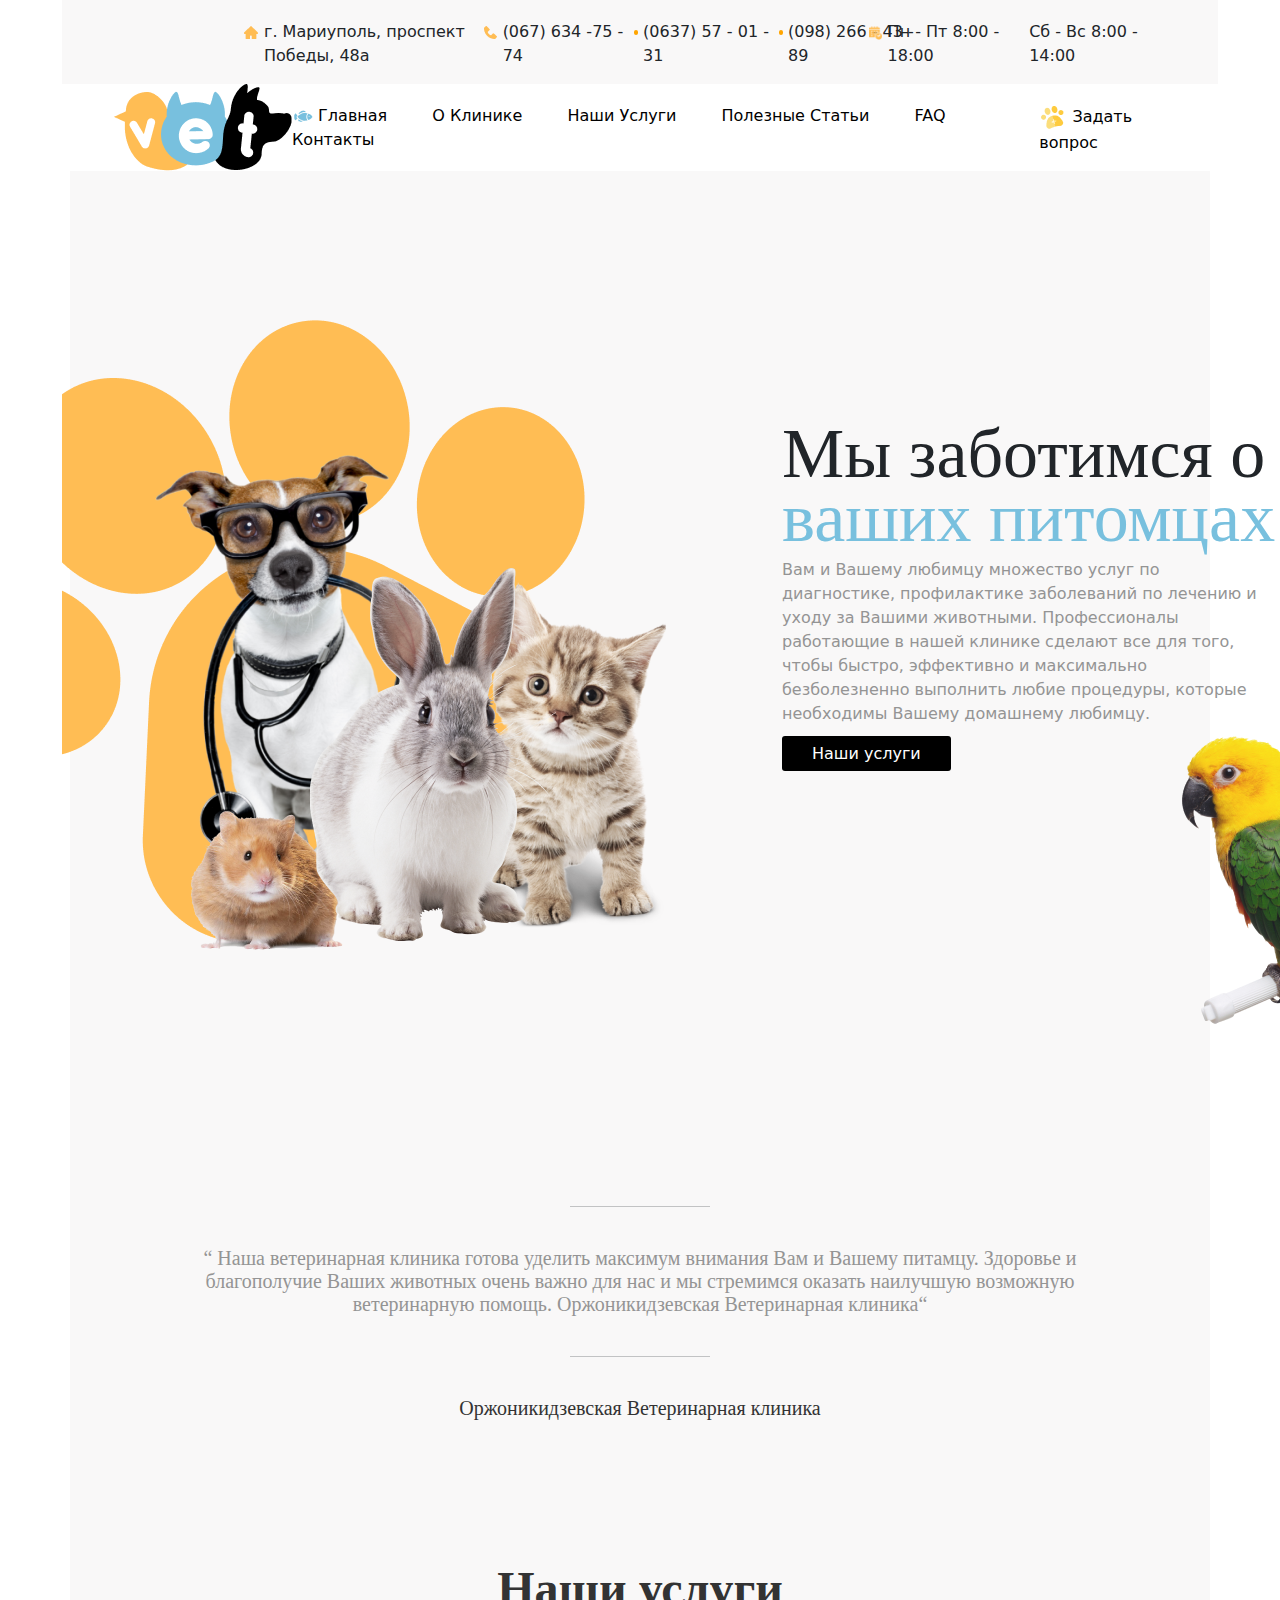
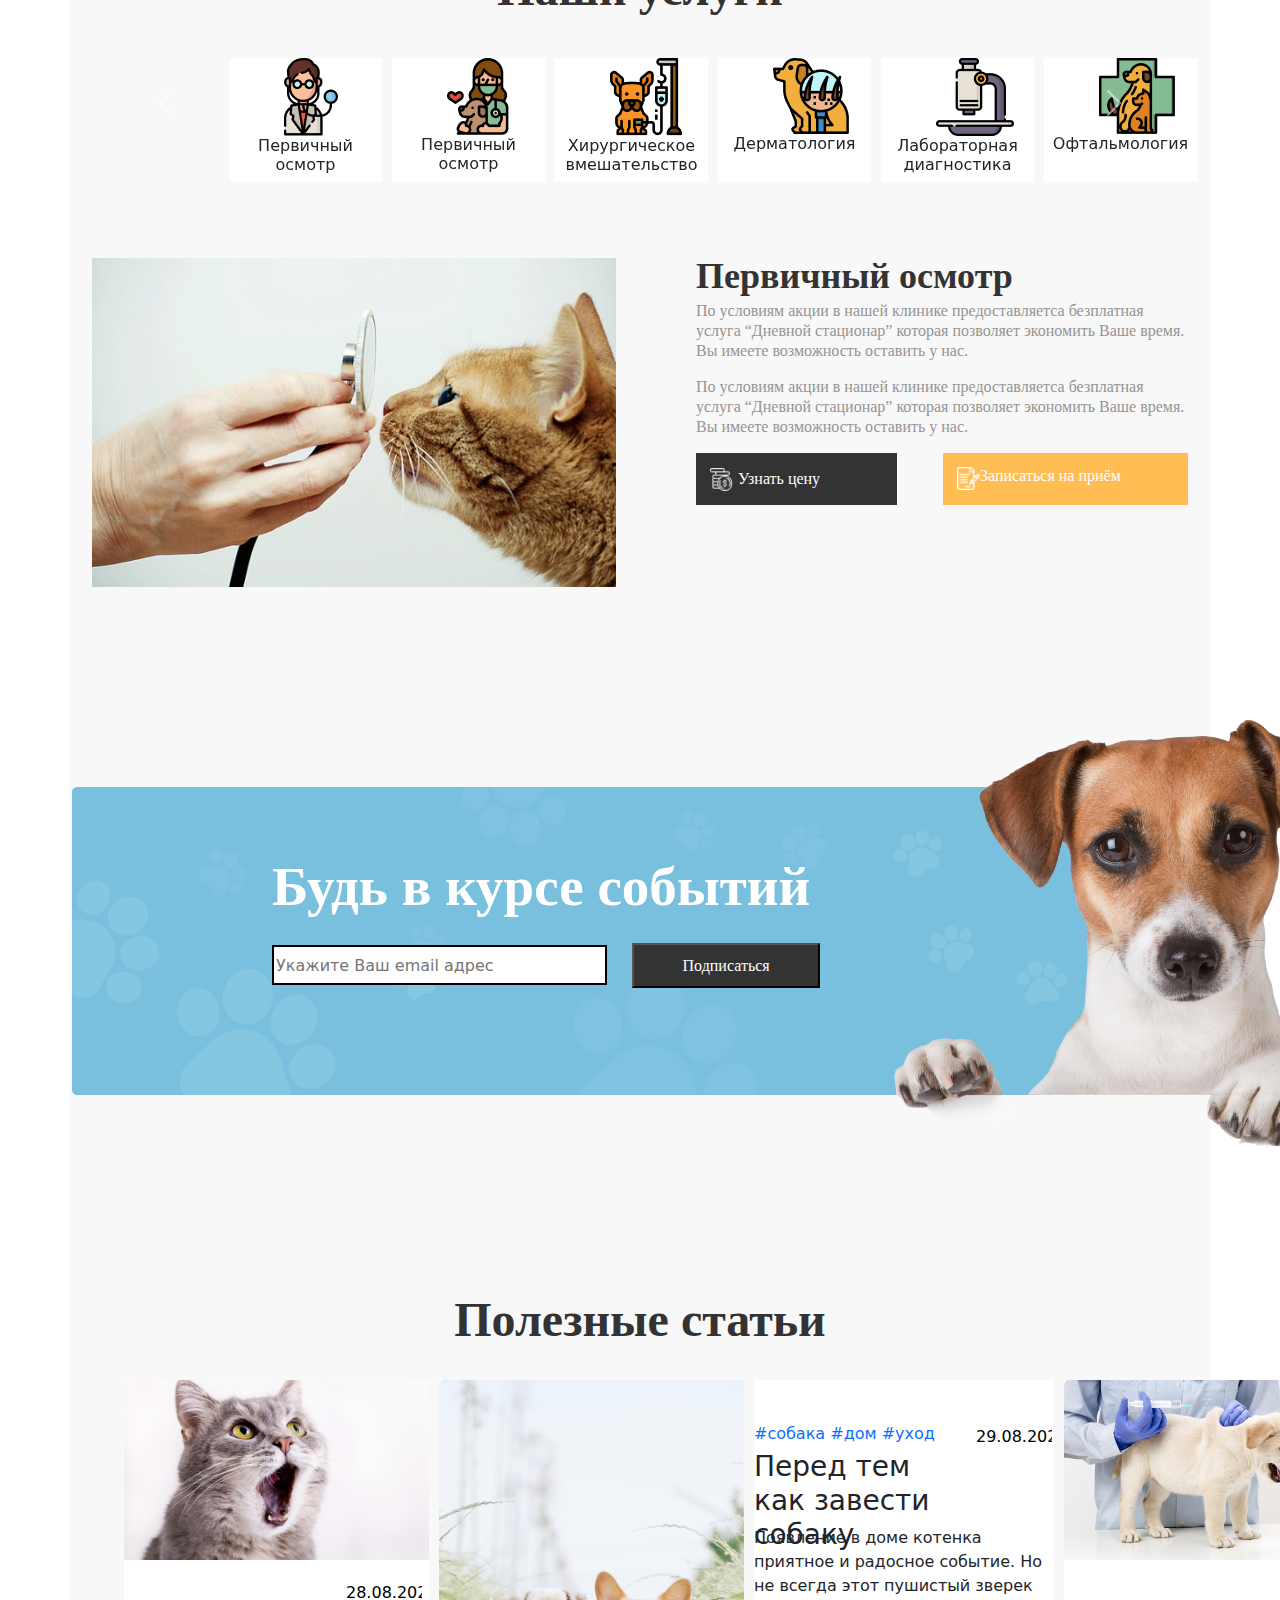
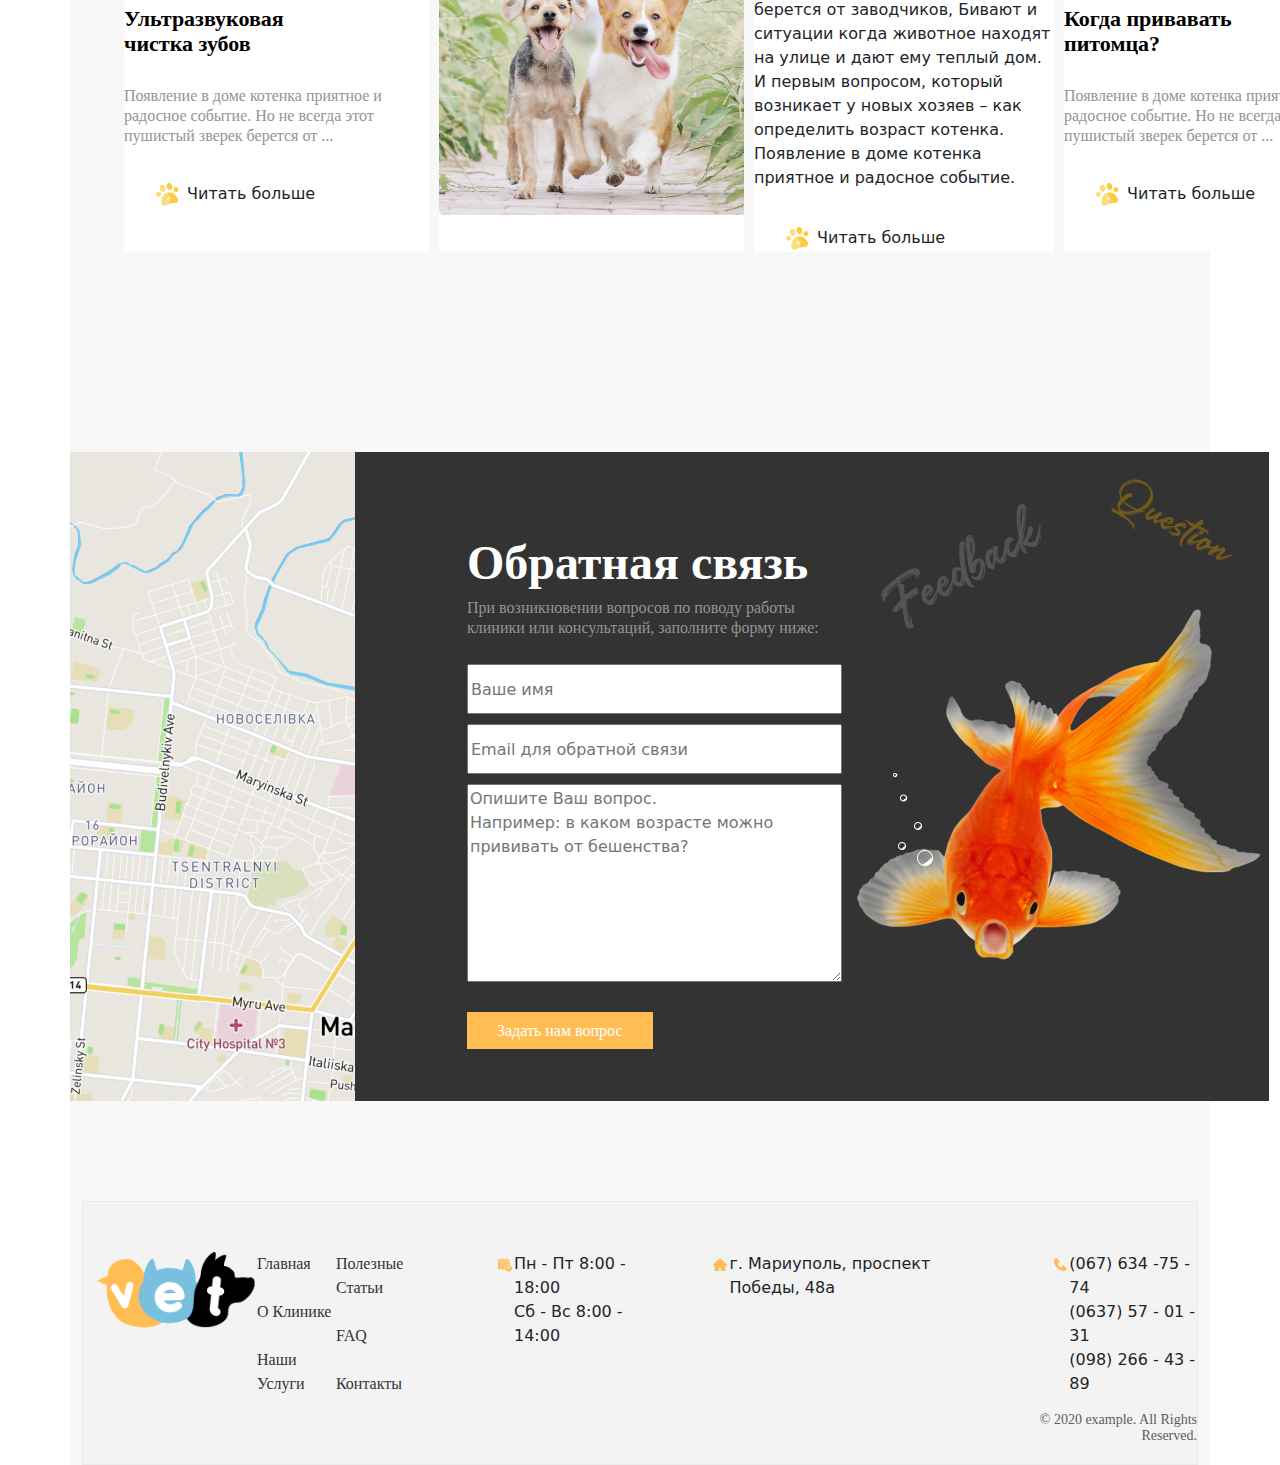
<file: index.html>
<!DOCTYPE html>
<html lang="en">
  <head>
    <meta charset="UTF-8" />
    <meta name="viewport" content="width=device-width, initial-scale=1.0" />
    <link rel="stylesheet" href="./css/main.css" />
    <link rel="stylesheet" href="./bootstrap/css/bootstrap.min.css" />
    <script src="https://cdn.jsdelivr.net/npm/@popperjs/core@2.11.8/dist/umd/popper.min.js" integrity="sha384-I7E8VVD/ismYTF4hNIPjVp/Zjvgyol6VFvRkX/vR+Vc4jQkC+hVqc2pM8ODewa9r" crossorigin="anonymous"></script>
<script src="https://cdn.jsdelivr.net/npm/bootstrap@5.3.2/dist/js/bootstrap.min.js" integrity="sha384-BBtl+eGJRgqQAUMxJ7pMwbEyER4l1g+O15P+16Ep7Q9Q+zqX6gSbd85u4mG4QzX+" crossorigin="anonymous"></script>
    <title>Vet</title>
  </head>
  <body>
    <div class="container">
      <div class="header">
        <ul class="header__list">
          <li class="header__item">
            <img
              class="header__img"
              src="./images/house.png"
              width="14px"
              height="13px"
              alt="img"
            />
            <div class="header__add">г. Мариуполь, проспект Победы, 48а</div>
          </li>
          <li class="header__item">
            <img
              class="header__img"
              src="./images/phone.png"
              width="13px"
              height="13px"
              alt="img"
            />
            <div class="header__num">(067) 634 -75 - 74</div>
            <div class="header__fullstop"></div>
            <div class="header__num">(0637) 57 - 01 - 31</div>
            <div class="header__fullstop"></div>
            <div class="header__num">(098) 266 - 43 - 89</div>
          </li>
          <li class="header__item">
            <img
              class="header__img"
              src="./images/schedule.png"
              width="14px"
              height="14px"
              alt="img"
            />
            <div class="header__date">Пн - Пт 8:00 - 18:00</div>
            <div class="header__date">Сб - Вс 8:00 - 14:00</div>
          </li>
        </ul>
        <head class="head">
          <ul class="head__list">
            <li class="head__item">
              <img class="head__logo" src="./images/logo.png" alt="logo" />
            </li>
            <li class="head__item">
              <img class="head__active" src="./images/active.png" alt="img" />
              <a class="head__link" href="index.html">Главная</a>
              <a class="head__link" href="about.html">О Клинике</a>
              <a class="head__link" href="service.html">Наши Услуги</a>
              <a class="head__link" href="blog.html">Полезные Статьи</a>
              <a class="head__link" href="FAQ.html">FAQ</a>
              <a class="head__link" href="./contact.html">Контакты</a>
            </li>
            <li class="head__item">
              <img class="head__pet" src="./images/pet.png" alt="" />
              <a class="head__link" href="#">Задать вопрос</a>
            </li>
          </ul>
        </head>
      </div>

      <!-- end of header -->

      <div class="hero">
        <div class="hero__img">
          <img class="hero__do" src="./images/do.png" alt="" />
          <img class="hero__dog" src="./images/dog.png" alt="" />
          <img class="hero__ca" src="./images/ca.png" alt="" />
          <img class="hero__m" src="./images/m.png" alt="" />
          <img class="hero__rab" src="./images/RAb.png" alt="" />
        </div>
        <h2 class="hero__head">
          Мы заботимся o <span class="hero__span">ваших питомцах!</span>
        </h2>
        <p class="hero__txt">
          Вам и Вашему любимцу множество услуг по диагностике, профилактике
          заболеваний по лечению и уходу за Вашими животными. Профессионалы
          работающие в нашей клинике сделают все для того, чтобы быстро,
          эффективно и максимально безболезненно выполнить любие процедуры,
          которые необходимы Вашему домашнему любимцу.
        </p>
        <a class="hero__link" href="#">Наши услуги</a>
        <img class="hero__par" src="./images/par.png" alt="" />
      </div>

      <!-- end of hero -->
      <div class="widjet">
        <hr class="widjet__row" />
        <p class="widjet__txt">
          “ Наша ветеринарная клиника готова уделить максимум внимания Вам и
          Вашему питамцу. Здоровье и благополучие Ваших животных очень важно для
          нас и мы стремимся оказать наилучшую возможную ветеринарную помощь.
          Оржоникидзевская Ветеринарная клиника“
        </p>
        <hr class="widjet__row" />
        <h6 class="widjet__head">Оржоникидзевская Ветеринарная клиника</h6>
      </div>
      <div class="wrapp">
        <h4 class="wrapp__head">Наши услуги</h4>
        <div id="carouselExample" class="carousel slide">
          <div class="carousel-inner">
            <div class="carousel-item active">
              <ul class="wrapp__list">
                <li class="wrapp__item">
                  <img
                    class="wrapp__item--img"
                    src="./images/1.png"
                    alt="img"
                  />
                  <h6 class="wrapp__item--head">Первичный осмотр</h6>
                </li>
                <li class="wrapp__item">
                  <img
                    class="wrapp__item--img"
                    src="./images/2.png"
                    alt="img"
                  />
                  <h6 class="wrapp__item--head">Первичный осмотр</h6>
                </li>
                <li class="wrapp__item">
                  <img
                    class="wrapp__item--img"
                    src="./images/3.png"
                    alt="img"
                  />
                  <h6 class="wrapp__item--head">Хирургическое вмешательство</h6>
                </li>
                <li class="wrapp__item">
                  <img
                    class="wrapp__item--img"
                    src="./images/4.png"
                    alt="img"
                  />
                  <h6 class="wrapp__item--head">Дерматология</h6>
                </li>
                <li class="wrapp__item">
                  <img
                    class="wrapp__item--img"
                    src="./images/5.png"
                    alt="img"
                  />
                  <h6 class="wrapp__item--head">Лабораторная диагностика</h6>
                </li>
                <li class="wrapp__item">
                  <img
                    class="wrapp__item--img"
                    src="./images/6.png"
                    alt="img"
                  />
                  <h6 class="wrapp__item--head">Офтальмология</h6>
                </li>
              </ul>
            </div>
            <div class="carousel-item">
              <ul class="wrapp__list">
                <li class="wrapp__item">
                  <img
                    class="wrapp__item--img"
                    src="./images/7.png"
                    alt="img"
                  />
                  <h6 class="wrapp__item--head">УЗИ диагностика</h6>
                </li>
                <li class="wrapp__item">
                  <img
                    class="wrapp__item--img"
                    src="./images/8.png"
                    alt="img"
                  />
                  <h6 class="wrapp__item--head">Чипирование</h6>
                </li>
                <li class="wrapp__item">
                  <img
                    class="wrapp__item--img"
                    src="./images/9.png"
                    alt="img"
                  />
                  <h6 class="wrapp__item--head">Международные паспорта</h6>
                </li>
                <li class="wrapp__item">
                  <img
                    class="wrapp__item--img"
                    src="./images/10.png"
                    alt="img"
                  />
                  <h6 class="wrapp__item--head">Вакцинация</h6>
                </li>
                <li class="wrapp__item">
                  <img
                    class="wrapp__item--img"
                    src="./images/11.png"
                    alt="img"
                  />
                  <h6 class="wrapp__item--head">Стоматология</h6>
                </li>
                <li class="wrapp__item">
                  <img
                    class="wrapp__item--img"
                    src="./images/12.png"
                    alt="img"
                  />
                  <h6 class="wrapp__item--head">Вызов на дом</h6>
                </li>
              </ul>
            </div>
          </div>
          <button
            class="carousel-control-prev"
            type="button"
            data-bs-target="#carouselExample"
            data-bs-slide="prev"
          >
            <span class="carousel-control-prev-icon" aria-hidden="true"></span>
            <span class="visually-hidden">Previous</span>
          </button>
          <button
            class="carousel-control-next"
            type="button"
            data-bs-target="#carouselExample"
            data-bs-slide="next"
          >
            <span class="carousel-control-next-icon" aria-hidden="true"></span>
            <span class="visually-hidden">Next</span>
          </button>
        </div>
      </div>
      <!-- end of wrapp -->

      <div class="wrapper">
        <div class="wrapper__left">
          <img class="wrapper__img" src="./images/left.png" alt="left" />
        </div>
        <div class="wrapper__right">
          <h3 class="wrapper__head">Первичный осмотр</h3>
          <p class="wrapper__txt">
            По условиям акции в нашей клинике предоставляетса безплатная услуга
            “Дневной стационар” которая позволяет экономить Ваше время. Вы
            имеете возможность оставить у нас.
          </p>
          <p class="wrapper__txt">
            По условиям акции в нашей клинике предоставляетса безплатная услуга
            “Дневной стационар” которая позволяет экономить Ваше время. Вы
            имеете возможность оставить у нас.
          </p>
       <div class="wrapper__btns">
            <a class="wrapper__" href="#"
              ><img class=" wrapper__list" src="./images/money.png"  width="23px" height="23px" alt="money" />
              <span class="wrapper__span">Узнать цену</span></a
            >
            <a class="wrapper__link" href="#"
              ><img class="wrapper__list" src="./images/list.png" width="23px" height="23px" alt="list" />
              <span class="wrapper__span2">Записаться на приём</span></a
            >
        </div>
        </div>
      </div>
      <div class="sidebar">
        <h2 class="sidebar__head">Будь в курсе событий</h2>

        <input
          class="sidebar__input"
          type="email"
          placeholder="Укажите Ваш email адрес"
        />
        <button class="sidebar__btn">Подписаться</button>
        <img class="sidebar__img" src="./images/look.png" alt="look" />
      </div>

      <!-- end of sidebar -->

      <div class="content">
        <h4 class="content__head">Полезные статьи</h4>
        <ul class="content__list">
          <li class="content__item">
            <img src="./images/tee.png" alt="img" />
            <input class="content__date" type="datetime" value="28.08.2020" />
            <h6 class="content__item--head">Ультразвуковая чистка зубов</h6>
            <p class="content__item--txt">
              Появление в доме котенка приятное и радосное событие. Но не всегда
              этот пушистый зверек берется от ...
            </p>
            <div class="content__span">
              <img src="./images/small.png" alt="img" /> Читать больше
            </div>
          </li>
          <li class="content__item">
            <img src="./images/dogs.png" alt="img" />
          </li>
          <li class="content__item">
            <div class="content__links">
              <a class="content__item--link" href="#">#собака</a>
              <a class="content__item--link" href="#">#дом</a>
              <a class="content__item--link" href="#">#уход</a>
            </div>
            <input class="content__date" type="datetime" value="29.08.2020" />
            <h3 class="content__heading">Перед тем как завести собаку</h3>
            <p class="content__text">
              Появление в доме котенка приятное и радосное событие. Но не всегда
              этот пушистый зверек берется от заводчиков, Бивают и ситуации
              когда животное находят на улице и дают ему теплый дом. И первым
              вопросом, который возникает у новых хозяев – как определить
              возраст котенка. Появление в доме котенка приятное и радосное
              событие.
            </p>
            <div class="content__span">
              <img src="./images/small.png" alt="img" /> Читать больше
            </div>
          </li>
          <li class="content__item">
            <img src="./images/injection.png" alt="img" />
            <input class="content__date" type="datetime" value="21.07.2020" />
            <h6 class="content__item--head">Когда привавать питомца?</h6>
            <p class="content__item--txt">
              Появление в доме котенка приятное и радосное событие. Но не всегда
              этот пушистый зверек берется от ...
            </p>
            <div class="content__span">
              <img src="./images/small.png" alt="img" /> Читать больше
            </div>
          </li>
        </ul>
      </div>

      <!-- end of content -->
      
      <div class="cargo">
        <div class="cargo__left">
          <img src="./images/map.png" alt="img" />
        </div>
        <div class="cargo__right">
          <img class="cargo__question" src="./images/Question.png" alt="" />
          <img class="cargo__feedback" src="./images/Feedback (1).png" alt="" />
          <ul class="cargo__list">
            <li class="cargo__item">
              <h2 class="cargo__head">Обратная связь</h2>
              <p class="cargo__text">
                При возникновении вопросов по поводу работы клиники или
                консультаций, заполните форму ниже:
              </p>
              <input class="cargo__input" type="text" placeholder="Ваше имя" />
              <input
                class="cargo__input"
                type="email"
                placeholder="Email для обратной связи"
              />
              <textarea
                class="cargo__area"
                name="txt"
                id=""
                cols="48"
                placeholder="Опишите Ваш вопрос.
Например: в каком возрасте можно прививать от бешенства?"
                rows="8"
              ></textarea>
              <a class="cargo__link" href="#">Задать нам вопрос</a>
            </li>
            <li class="cargo__item">
              <img class="cargo__right--img" src="./images/fi.png" alt="img" />
              <img
                class="cargo__biggest"
                src="./images/biggest.png"
                alt="img"
              />
              <img class="cargo__bigger" src="./images/bigger.png" alt="img" />
              <img class="cargo__big" src="./images/big.png" alt="img" />
              <img class="cargo__smal" src="./images/smal.png" alt="img" />
              <img
                class="cargo__smallest"
                src="./images/smallest.png"
                alt="img"
              />
            </li>
          </ul>
        </div>
      </div>

      <div class="footer">
        <ul class="footer__list">
          <li class="footer__item">
            <img
              class="footer__logo"
              src="./images/logo.png"
              width="158px"
              height="76px"
              alt="img"
            />
          </li>
          <li class="footer__item">
            <a class="footer__link" href="index.html">Главная</a><br /><br />
            <a class="footer__link" href="about.html">О Клинике</a><br /><br />
            <a class="footer__link" href="service.html">Наши Услуги</a>
          </li>
          <li class="footer__item">
            <a class="footer__link" href="blog.html">Полезные Статьи</a><br /><br />
            <a class="footer__link" href="FAQ.html">FAQ</a><br /><br />
            <a class="footer__link" href="contact.html">Контакты</a>
          </li>
          <li class="footer__item">
            <img
              class="footer__img"
              src="./images/schedule.png"
              width="14px"
              height="14px"
              alt="img"
            />
</li>
            <li class="footer__item">

            <div class="footer__date">Пн - Пт 8:00 - 18:00</div>
            <div class="footer__date">Сб - Вс 8:00 - 14:00</div>
          </li>
          <li class="footer__item">
            <img
              class="footer__img"
              src="./images/house.png"
              width="14px"
              height="13px"
              alt="img"
            />
          <li class="footer__item">
</li>
            <div class="footer__add">г. Мариуполь, проспект Победы, 48а</div>
          </li>
          <li class="footer__item">
            <img
              class="footer__img"
              src="./images/phone.png"
              width="13px"
              height="13px"
              alt="img"
              />
              </li>
              <li class="footer__item">
    
              <div class="footer__num">(067) 634 -75 - 74</div>
            <div class="footer__fullstop"></div>
            <div class="footer__num">(0637) 57 - 01 - 31</div>
            <div class="footer__fullstop"></div>
            <div class="footer__num">(098) 266 - 43 - 89</div>
          </li>
        </ul>
        <div class="footer__end">© 2020 example. All Rights Reserved.</div>
      </div>
    </div>
    <link rel="stylesheet" + href="./bootstrap/js/bootstrap.min.js" />
  </body>
</html>
</file>
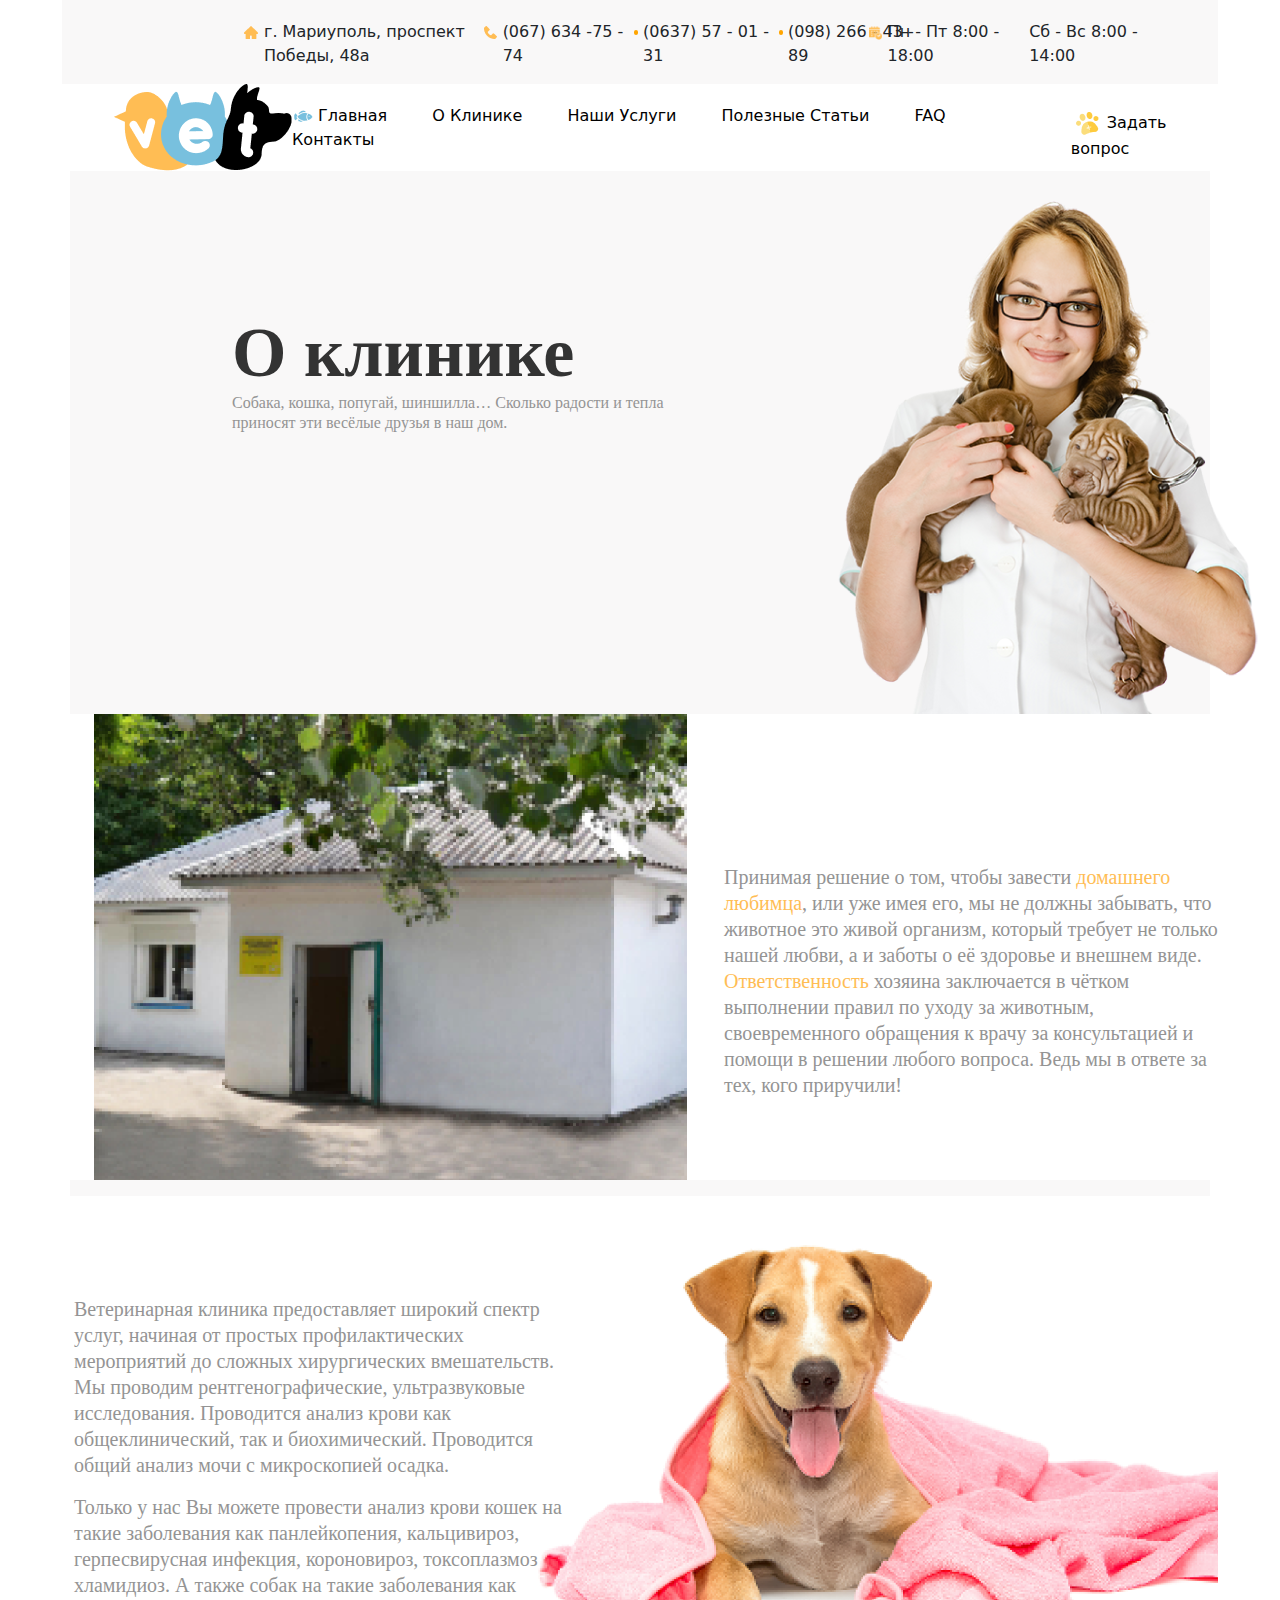
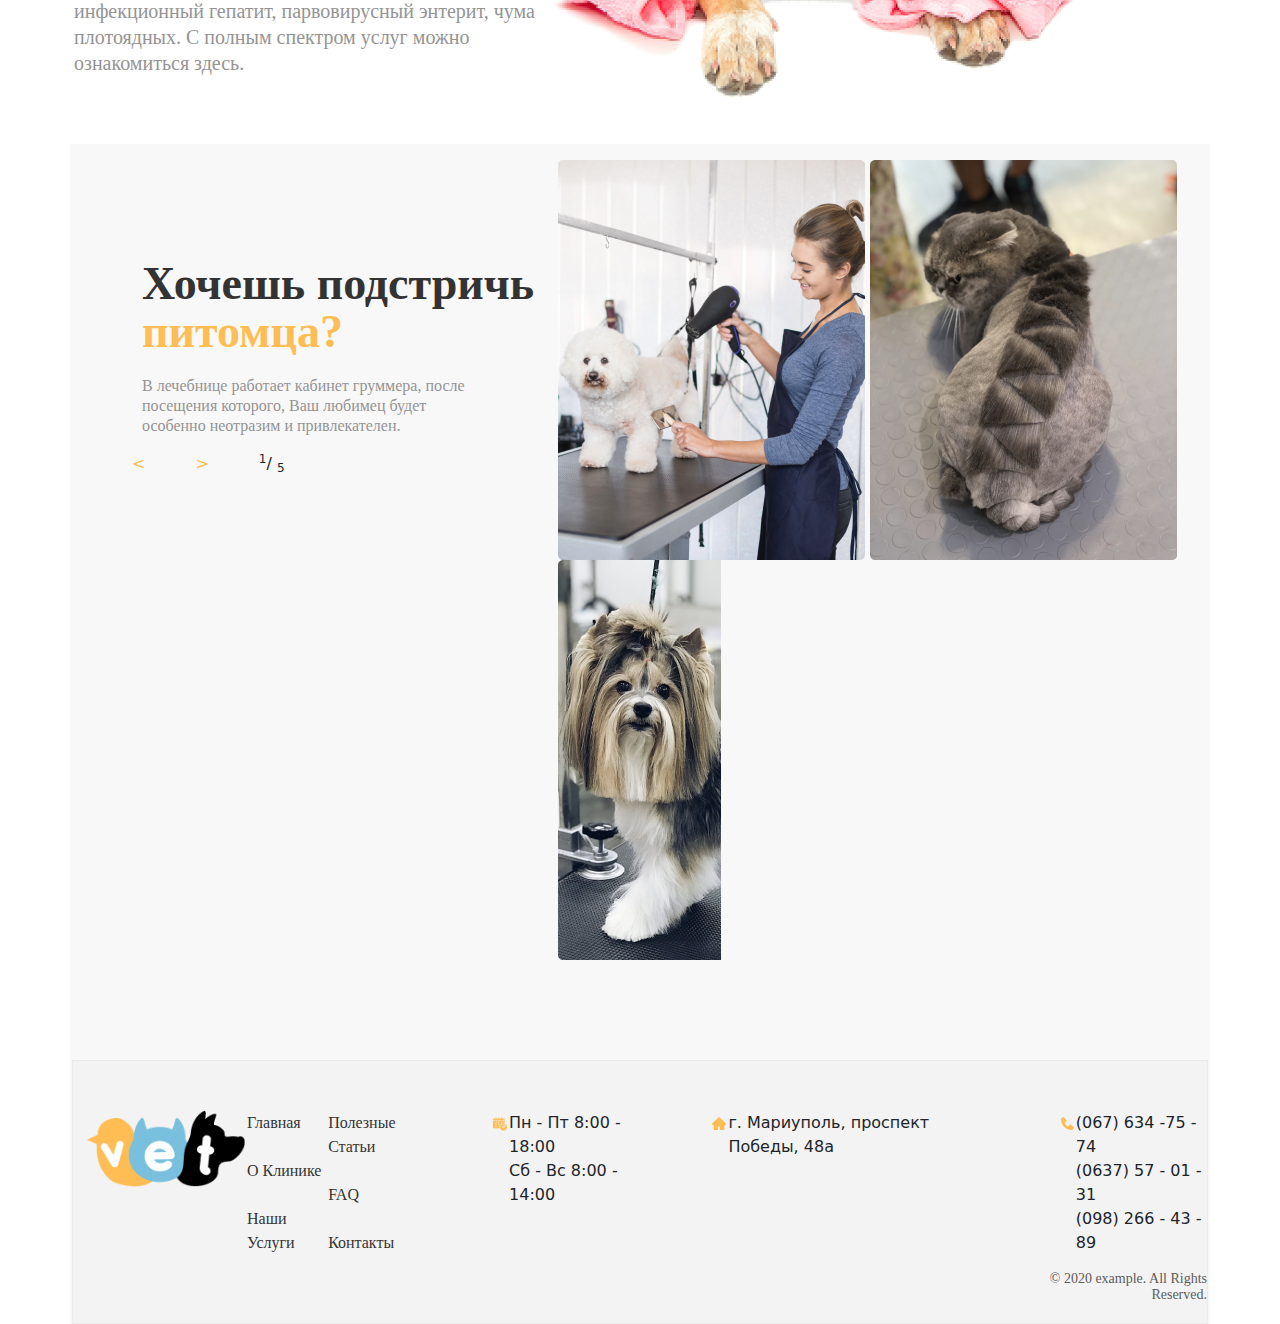
<file: about.html>
<!DOCTYPE html>
<html lang="en">
  <head>
    <meta charset="UTF-8" />
    <meta name="viewport" content="width=device-width, initial-scale=1.0" />
    <title>about</title>
    <link rel="stylesheet" href="./css/main.css" />
    <link rel="stylesheet" href="./bootstrap/css/bootstrap.min.css" /> <script src="https://cdn.jsdelivr.net/npm/@popperjs/core@2.11.8/dist/umd/popper.min.js" integrity="sha384-I7E8VVD/ismYTF4hNIPjVp/Zjvgyol6VFvRkX/vR+Vc4jQkC+hVqc2pM8ODewa9r" crossorigin="anonymous"></script>
    <script src="https://cdn.jsdelivr.net/npm/bootstrap@5.3.2/dist/js/bootstrap.min.js" integrity="sha384-BBtl+eGJRgqQAUMxJ7pMwbEyER4l1g+O15P+16Ep7Q9Q+zqX6gSbd85u4mG4QzX+" crossorigin="anonymous"></script>
  </head>
  <body>
    <div class="container">
      <div class="header">
        <ul class="header__list">
          <li class="header__item">
            <img
              class="header__img"
              src="./images/house.png"
              width="14px"
              height="13px"
              alt="img"
            />
            <div class="header__add">г. Мариуполь, проспект Победы, 48а</div>
          </li>
          <li class="header__item">
            <img
              class="header__img"
              src="./images/phone.png"
              width="13px"
              height="13px"
              alt="img"
            />
            <div class="header__num">(067) 634 -75 - 74</div>
            <div class="header__fullstop"></div>
            <div class="header__num">(0637) 57 - 01 - 31</div>
            <div class="header__fullstop"></div>
            <div class="header__num">(098) 266 - 43 - 89</div>
          </li>
          <li class="header__item">
            <img
              class="header__img"
              src="./images/schedule.png"
              width="14px"
              height="14px"
              alt="img"
            />
            <div class="header__date">Пн - Пт 8:00 - 18:00</div>
            <div class="header__date">Сб - Вс 8:00 - 14:00</div>
          </li>
        </ul>
        <head class="head">
          <ul class="head__list">
            <li class="head__item">
              <img class="head__logo" src="./images/logo.png" alt="logo" />
            </li>
            <li class="head__item">
              <img class="head__active" src="./images/active.png" alt="img" />
              <a class="head__link" href="index.html">Главная</a>
              <a class="head__link" href="about.html">О Клинике</a>
              <a class="head__link" href="service.html">Наши Услуги</a>
              <a class="head__link" href="blog.html">Полезные Статьи</a>
              <a class="head__link" href="FAQ.html">FAQ</a>
              <a class="head__link" href="./contact.html">Контакты</a>
            </li>
            <li class="head__item">
              <!-- Button trigger modal -->
              <button type="button" class="btn btn-primary" data-bs-toggle="modal" data-bs-target="#exampleModal">
                
                <img class="head__pet" src="./images/pet.png" alt="" />
                <a class="head__link" href="#">Задать вопрос</a>
</button>

<!-- Modal -->
<div class="modal fade" id="exampleModal" tabindex="-1" aria-labelledby="exampleModalLabel" aria-hidden="true">
  <div class="modal-dialog">
    <div class="modal-content">
      <ul class="modal__list">
        <li class="modal__item">
          <pre class="modal__pre">Авторизация:</pre>
        <a href="google.com"><img src="./images/google.png" alt="">Войти через Google</a>
        <a href="facebook.com"><img src="./images/facebook.png" alt="">Войти через Facebook</a>
<img src="./images/phonedog.png" alt="img">
        </li>
        <li class="modal__item">
          <input class="cargo__input title__input" type="text" placeholder="Ваше имя" />
    <input
      class="cargo__input title__input"
      type="email"
      placeholder="Email для обратной связи"
    />
    <textarea
      class="cargo__area title__input"
      name="txt"
      id=""
      cols="48"
      placeholder="Опишите Ваш вопрос.
Например: в каком возрасте можно прививать от бешенства?"
      rows="8"
    ></textarea>
    <a class="cargo__link  title__link" href="#">Отправить </a>
        </li>
      </ul>
    </div>
  </div>
</div>
            </li>
          </ul>
        </head>
      </div>
      <div class="space">
        <h2 class="space__head">О клинике</h2>
        <p class="space__txt">
          Собака, кошка, попугай, шиншилла… Сколько радости и тепла приносят эти
          весёлые друзья в наш дом.
        </p>
       

        <img
          class="space__img"
          src="./images/puppy.png"
          width="448px"
          height="545px"
          alt="img"
        />
        <ul class="space__list">
          <li class="space__item">
            <img src="./images/home.png" alt="img" />
          </li>
          <li class="space__item">
            <p class="space__item--txt">
              Принимая решение о том, чтобы завести
              <span class="space__span">домашнего любимца</span>, или уже имея
              его, мы не должны забывать, что животное это живой организм,
              который требует не только нашей любви, а и заботы о её здоровье и
              внешнем виде.
              <span class="space__span">Ответственность</span> хозяина
              заключается в чётком выполнении правил по уходу за животным,
              своевременного обращения к врачу за консультацией и помощи в
              решении любого вопроса. Ведь мы в ответе за тех, кого приручили!
            </p>
          </li>
        </ul>
        <ul class="space__list">
          <li class="space__item">
            <p class="space__item--txt0">
              Ветеринарная клиника предоставляет широкий спектр услуг,  начиная от простых профилактических мероприятий
               до сложных хирургических вмешательств. Мы проводим рентгенографические, ультразвуковые исследования.
               Проводится анализ крови как общеклинический, так и биохимический. Проводится общий анализ мочи с 
               микроскопией осадка. 
              </p>
              <p class="space__item--txt1">
                Только у нас Вы можете провести анализ крови кошек на такие заболевания как панлейкопения, кальцивироз, 
                герпесвирусная инфекция, короновироз, токсоплазмоз и хламидиоз. А также собак на такие заболевания как 
                инфекционный гепатит, парвовирусный энтерит, чума плотоядных. С полным спектром услуг можно ознакомиться здесь.
              </p>
          </li>
          <li class="space__item">
          <img class="space__y" src="./images/y.png" alt="img">
            </p>
          </li>
        </ul>
      </div>
      <div class="mode">
        <li class="mode__item">
          <h3 class="mode__head">
            Хочешь подстричь <span class="mode__span">питомца?</span>
          </h3>
          
          <p class="mode__txt">В лечебнице работает кабинет груммера, после посещения которого, Ваш любимец будет особенно неотразим и привлекателен.</p>
        <div class="mode__hints">
          <div class="mode__hint"><      </div>
          <div class="mode__hint">      ></div>
        <div class="mode__slice"><sup>1</sup>/ <sub>5</sub></div>
      </div>  
      </li>
        <li class="mode__item">
          <img src="images/1000.png" alt="img">
          <img src="images/1001.png" alt="img">
          <img src="images/1002.png" alt="img">

        </li>
      </div>
      <div class="footer  __">
        <ul class="footer__list">
          <li class="footer__item">
            <img
              class="footer__logo"
              src="./images/logo.png"
              width="158px"
              height="76px"
              alt="img"
            />
          </li>
          <li class="footer__item">
            <a class="footer__link" href="index.html">Главная</a><br /><br />
            <a class="footer__link" href="about.html">О Клинике</a><br /><br />
            <a class="footer__link" href="service.html  ">Наши Услуги</a>
          </li>
          <li class="footer__item">
            <a class="footer__link" href="blog.html">Полезные Статьи</a><br /><br />
            <a class="footer__link" href="FAQ.html">FAQ</a><br /><br />
            <a class="footer__link" href="contact.html">Контакты</a>
          </li>
          <li class="footer__item">
            <img
              class="footer__img"
              src="./images/schedule.png"
              width="14px"
              height="14px"
              alt="img"
            />
</li>
            <li class="footer__item">

            <div class="footer__date">Пн - Пт 8:00 - 18:00</div>
            <div class="footer__date">Сб - Вс 8:00 - 14:00</div>
          </li>
          <li class="footer__item">
            <img
              class="footer__img"
              src="./images/house.png"
              width="14px"
              height="13px"
              alt="img"
            />
          <li class="footer__item">
</li>
            <div class="footer__add">г. Мариуполь, проспект Победы, 48а</div>
          </li>
          <li class="footer__item">
            <img
              class="footer__img"
              src="./images/phone.png"
              width="13px"
              height="13px"
              alt="img"
              />
              </li>
              <li class="footer__item">
    
              <div class="footer__num">(067) 634 -75 - 74</div>
            <div class="footer__fullstop"></div>
            <div class="footer__num">(0637) 57 - 01 - 31</div>
            <div class="footer__fullstop"></div>
            <div class="footer__num">(098) 266 - 43 - 89</div>
          </li>
        </ul>
        <div class="footer__end">© 2020 example. All Rights Reserved.</div>
      </div>
    </div>
  </body>
</html>
</file>
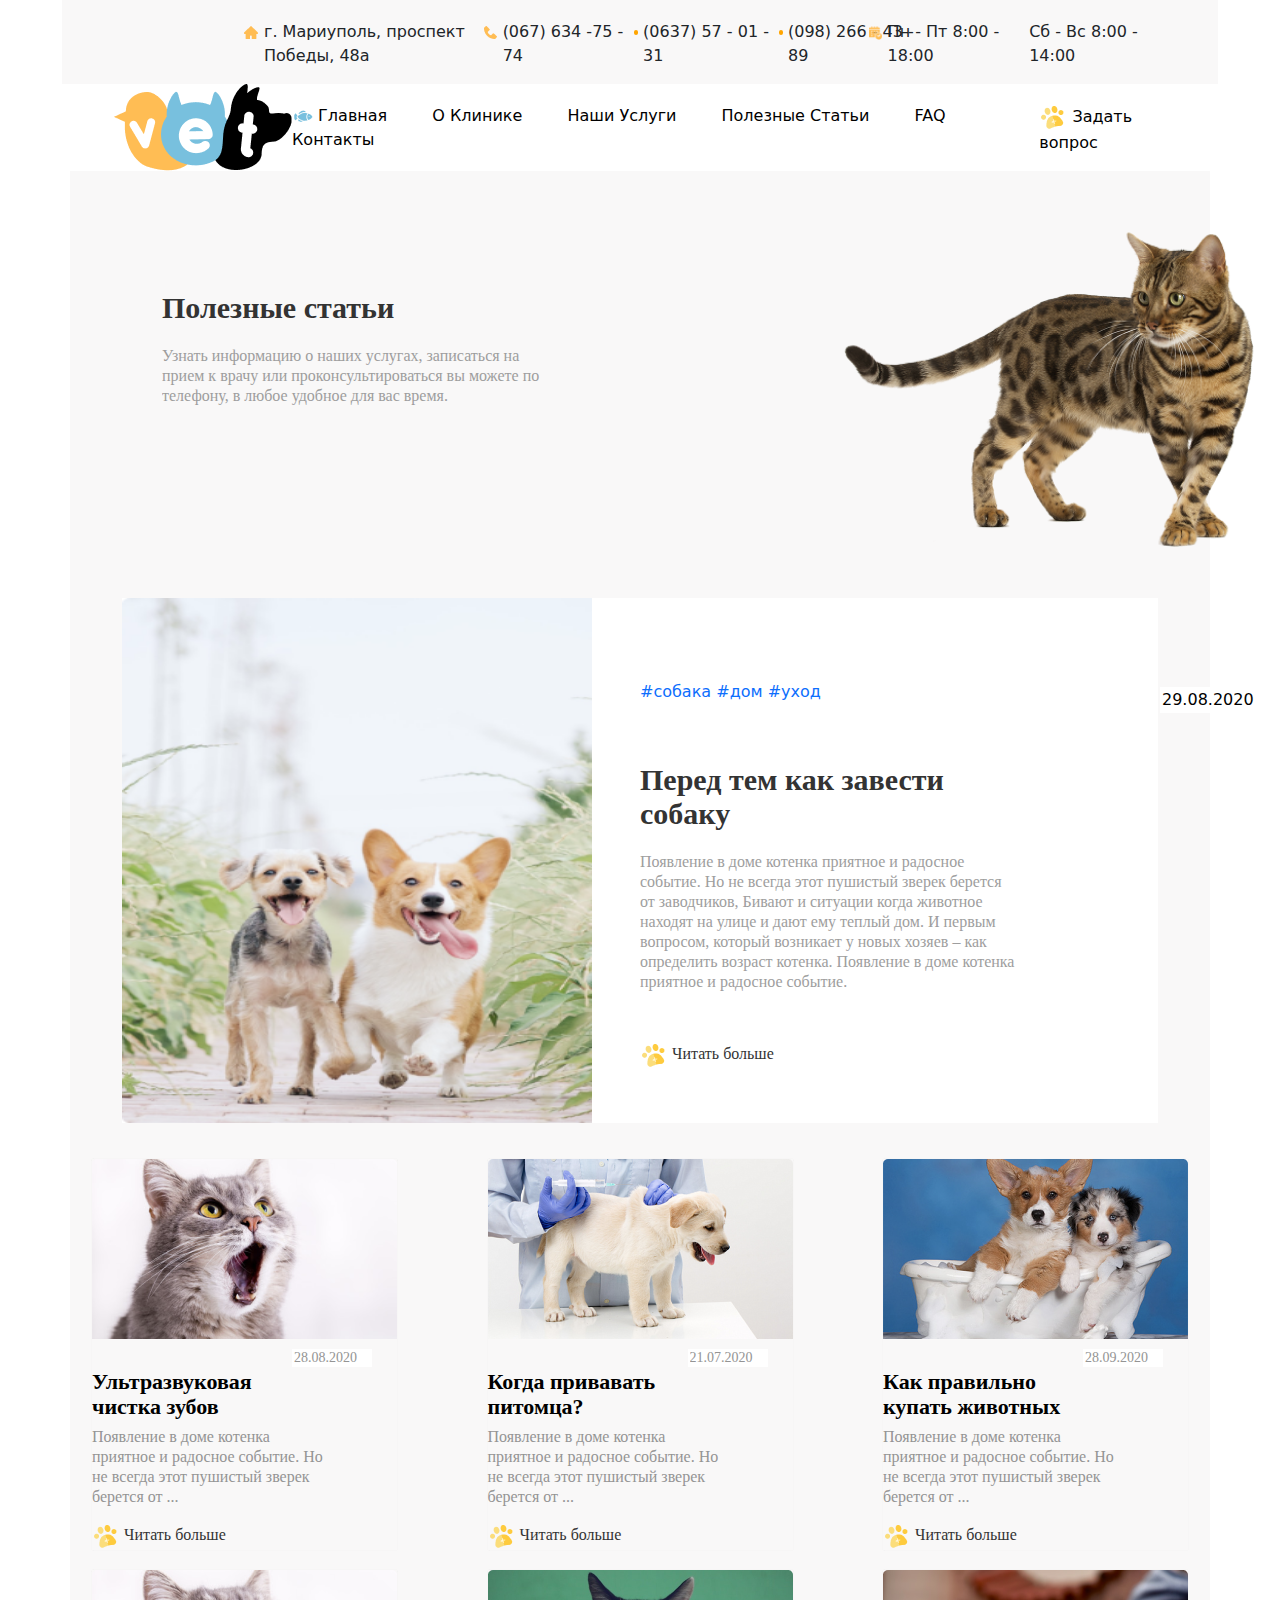
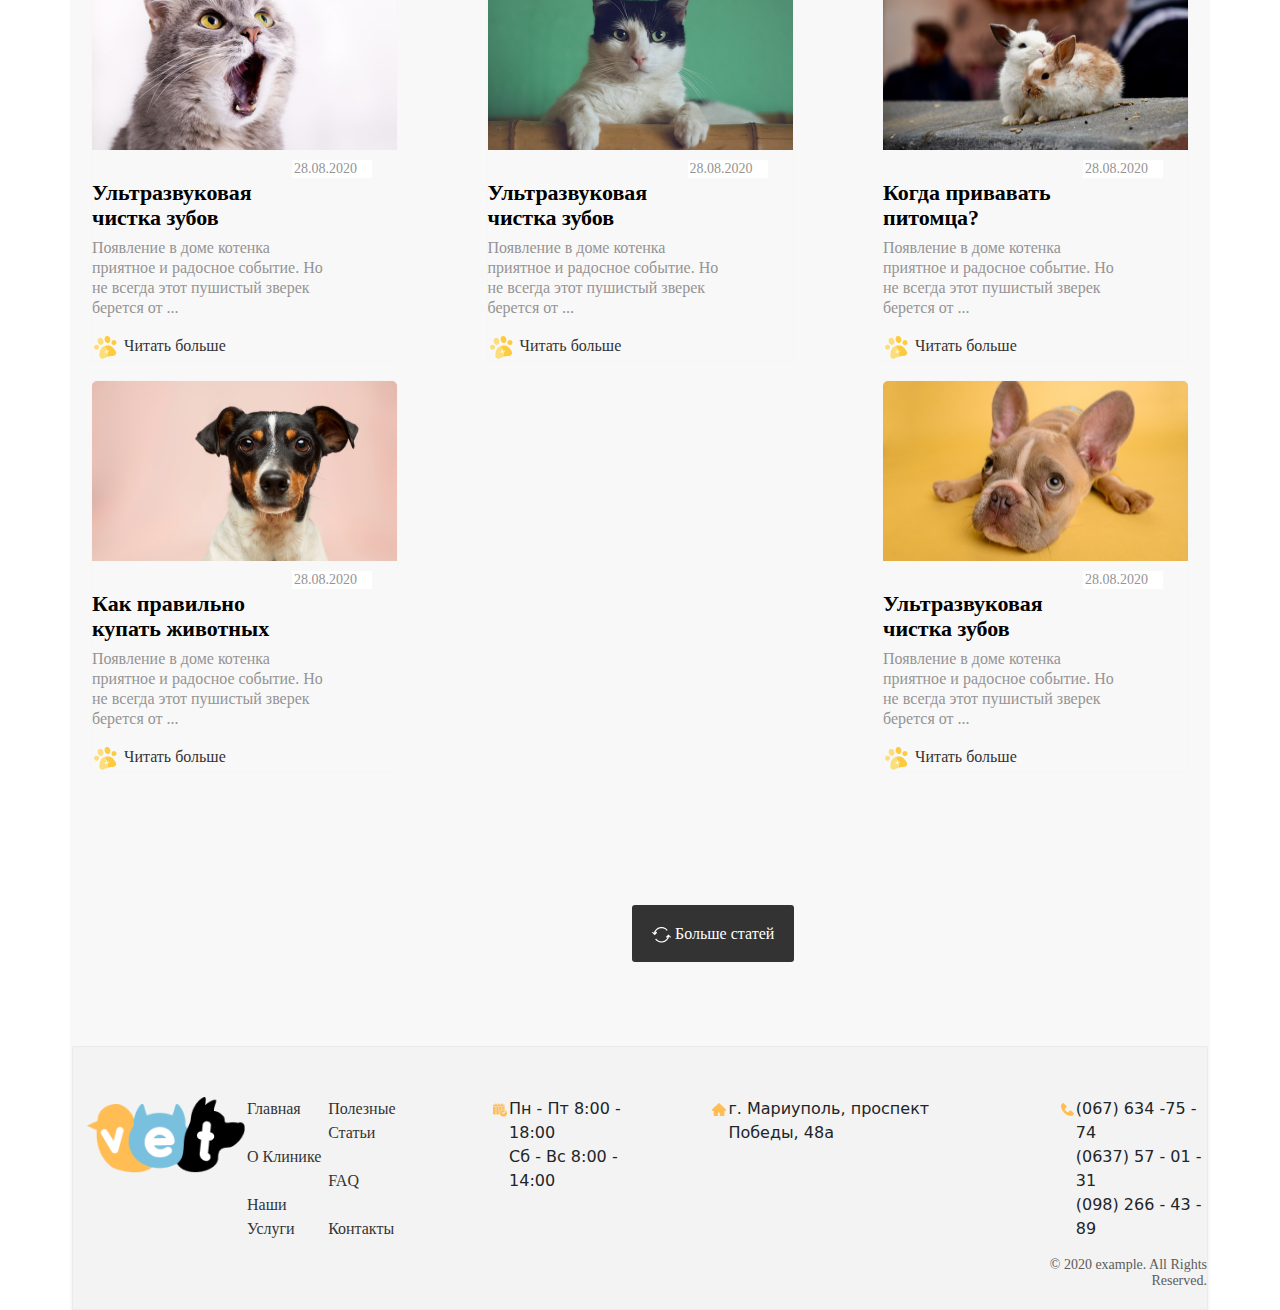
<file: blog.html>
<!DOCTYPE html>
<html lang="en">
  <head>
    <meta charset="UTF-8" />
    <meta name="viewport" content="width=device-width, initial-scale=1.0" />
    <title>blog</title>
    <link rel="stylesheet" href="./css/main.css" />
    <link rel="stylesheet" href="./bootstrap/css/bootstrap.min.css" />
  </head>
  <body>
    <div class="container">
      <div class="header">
        <ul class="header__list">
          <li class="header__item">
            <img
              class="header__img"
              src="./images/house.png"
              width="14px"
              height="13px"
              alt="img"
            />
            <div class="header__add">г. Мариуполь, проспект Победы, 48а</div>
          </li>
          <li class="header__item">
            <img
              class="header__img"
              src="./images/phone.png"
              width="13px"
              height="13px"
              alt="img"
            />
            <div class="header__num">(067) 634 -75 - 74</div>
            <div class="header__fullstop"></div>
            <div class="header__num">(0637) 57 - 01 - 31</div>
            <div class="header__fullstop"></div>
            <div class="header__num">(098) 266 - 43 - 89</div>
          </li>
          <li class="header__item">
            <img
              class="header__img"
              src="./images/schedule.png"
              width="14px"
              height="14px"
              alt="img"
            />
            <div class="header__date">Пн - Пт 8:00 - 18:00</div>
            <div class="header__date">Сб - Вс 8:00 - 14:00</div>
          </li>
        </ul>
        <head class="head">
          <ul class="head__list">
            <li class="head__item">
              <img class="head__logo" src="./images/logo.png" alt="logo" />
            </li>
            <li class="head__item">
              <img class="head__active" src="./images/active.png" alt="img" />
              <a class="head__link" href="index.html">Главная</a>
              <a class="head__link" href="about.html">О Клинике</a>
              <a class="head__link" href="service.html">Наши Услуги</a>
              <a class="head__link" href="blog.html">Полезные Статьи</a>
              <a class="head__link" href="FAQ.html">FAQ</a>
              <a class="head__link" href="./contact.html">Контакты</a>
            </li>
            <li class="head__item">
             
                <img class="head__pet" src="./images/pet.png" alt="" />
                <a class="head__link" href="#">Задать вопрос</a>



</li></ul>
        </head>
      </div>
      <div class="center">
        <h3 class="center__head">Полезные статьи</h3>
        <p class="center__txt">
          Узнать информацию о наших услугах, записаться на прием к врачу или
          проконсультироваться вы можете по телефону, в любое удобное для вас
          время.
        </p>
        <img class="center__cat" src="./images/cat.png" alt="" />
        <ul class="center__list">
          <li class="center__item">
            <img
              class="center__img"
              src="./images/dogs.png"
              width="470px"
              height="525px"
              alt="img"
            />
          </li>
          <li class="center__item">
            <div class="content__links center__links">
              <a class="content__item--link" href="#">#собака</a>
              <a class="content__item--link" href="#">#дом</a>
              <a class="content__item--link" href="#">#уход</a>
            </div>
            <input class="center__date" type="datetime" value="29.08.2020" />
            <h3 class="center__head">Перед тем как завести собаку</h3>
            <p class="center__txt">
              Появление в доме котенка приятное и радосное событие. Но не всегда
              этот пушистый зверек берется от заводчиков, Бивают и ситуации
              когда животное находят на улице и дают ему теплый дом. И первым
              вопросом, который возникает у новых хозяев – как определить
              возраст котенка. Появление в доме котенка приятное и радосное
              событие.
            </p>
            <a class="content__span center__span">
              <img src="./images/small.png" alt="img" /> Читать больше
            </a>
          </li>
        </ul>
      </div>

      <div class="list">
        <li class="list__item">
          <img src="./images/tee.png" alt="img" />
          <input class="list__date" type="datetime" value="28.08.2020" />
          <h5 class="list__head">Ультразвуковая чистка зубов</h5>
          <p class="list__txt">
            Появление в доме котенка приятное и радосное событие. Но не всегда
            этот пушистый зверек берется от ...
          </p>
          <a class="list__link" href="">
            <img src="./images/b.png" alt="img" /> Читать больше</a
          >
        </li>
        <li class="list__item">
          <img src="./images/injection.png" alt="img" />
          <input class="list__date" type="datetime" value="21.07.2020" />
          <h5 class="list__head">Когда привавать питомца?</h5>
          <p class="list__txt">
            Появление в доме котенка приятное и радосное событие. Но не всегда
            этот пушистый зверек берется от ...
          </p>
          <a class="list__link" href="">
            <img src="./images/b.png" alt="img" /> Читать больше</a
          >
        </li>
        <li class="list__item">
          <img src="./images/100.png" alt="img" />
          <input class="list__date" type="datetime" value="28.09.2020" />
          <h5 class="list__head">Как правильно купать животных</h5>
          <p class="list__txt">
            Появление в доме котенка приятное и радосное событие. Но не всегда
            этот пушистый зверек берется от ...
          </p>
          <a class="list__link" href="">
            <img src="./images/b.png" alt="img" /> Читать больше</a
          >
        </li>
        <li class="list__item">
          <img src="./images/tee.png" alt="img" />
          <input class="list__date" type="datetime" value="28.08.2020" />
          <h5 class="list__head">Ультразвуковая чистка зубов</h5>
          <p class="list__txt">
            Появление в доме котенка приятное и радосное событие. Но не всегда
            этот пушистый зверек берется от ...
          </p>
          <a class="list__link" href="">
            <img src="./images/b.png" alt="img" /> Читать больше</a
          >
        </li>
        <li class="list__item">
          <img src="./images/101.png" alt="img" />
          <input class="list__date" type="datetime" value="28.08.2020" />
          <h5 class="list__head">Ультразвуковая чистка зубов</h5>
          <p class="list__txt">
            Появление в доме котенка приятное и радосное событие. Но не всегда
            этот пушистый зверек берется от ...
          </p>
          <a class="list__link" href="">
            <img src="./images/b.png" alt="img" /> Читать больше</a
          >
        </li>
        <li class="list__item">
          <img src="./images/102.png" alt="img" />
          <input class="list__date" type="datetime" value="28.08.2020" />
          <h5 class="list__head">Когда привавать питомца?</h5>
          <p class="list__txt">
            Появление в доме котенка приятное и радосное событие. Но не всегда
            этот пушистый зверек берется от ...
          </p>
          <a class="list__link" href="">
            <img src="./images/b.png" alt="img" /> Читать больше</a
          >
        </li>
        <li class="list__item">
          <img src="./images/103.png" alt="img" />
          <input class="list__date" type="datetime" value="28.08.2020" />
          <h5 class="list__head">Как правильно купать животных</h5>
          <p class="list__txt">
            Появление в доме котенка приятное и радосное событие. Но не всегда
            этот пушистый зверек берется от ...
          </p>
          <a class="list__link" href="">
            <img src="./images/b.png" alt="img" /> Читать больше</a
          >
        </li>
        <li class="list__item">
          <img src="./images/104.png" alt="img" />
          <input class="list__date" type="datetime" value="28.08.2020" />
          <h5 class="list__head">Ультразвуковая чистка зубов</h5>
          <p class="list__txt">
            Появление в доме котенка приятное и радосное событие. Но не всегда
            этот пушистый зверек берется от ...
          </p>
          <a class="list__link" href="">
            <img src="./images/b.png" alt="img" /> Читать больше</a
          >
        </li>
      </div>
      <a class="list__span" href=""
        ><img src="./images/load.png" alt="img" /> Больше статей</a
      >
      <div class="footer  __">
        <ul class="footer__list">
          <li class="footer__item">
            <img
              class="footer__logo"
              src="./images/logo.png"
              width="158px"
              height="76px"
              alt="img"
            />
          </li>
          <li class="footer__item">
            <a class="footer__link" href="index.html">Главная</a><br /><br />
            <a class="footer__link" href="about.html">О Клинике</a><br /><br />
            <a class="footer__link" href="service.html  ">Наши Услуги</a>
          </li>
          <li class="footer__item">
            <a class="footer__link" href="blog.html">Полезные Статьи</a><br /><br />
            <a class="footer__link" href="FAQ.html">FAQ</a><br /><br />
            <a class="footer__link" href="contact.html">Контакты</a>
          </li>
          <li class="footer__item">
            <img
              class="footer__img"
              src="./images/schedule.png"
              width="14px"
              height="14px"
              alt="img"
            />
</li>
            <li class="footer__item">

            <div class="footer__date">Пн - Пт 8:00 - 18:00</div>
            <div class="footer__date">Сб - Вс 8:00 - 14:00</div>
          </li>
          <li class="footer__item">
            <img
              class="footer__img"
              src="./images/house.png"
              width="14px"
              height="13px"
              alt="img"
            />
          <li class="footer__item">
</li>
            <div class="footer__add">г. Мариуполь, проспект Победы, 48а</div>
          </li>
          <li class="footer__item">
            <img
              class="footer__img"
              src="./images/phone.png"
              width="13px"
              height="13px"
              alt="img"
              />
              </li>
              <li class="footer__item">
    
              <div class="footer__num">(067) 634 -75 - 74</div>
            <div class="footer__fullstop"></div>
            <div class="footer__num">(0637) 57 - 01 - 31</div>
            <div class="footer__fullstop"></div>
            <div class="footer__num">(098) 266 - 43 - 89</div>
          </li>
        </ul>
        <div class="footer__end">© 2020 example. All Rights Reserved.</div>
      </div>
    </div>
  </body>
</html>
</file>
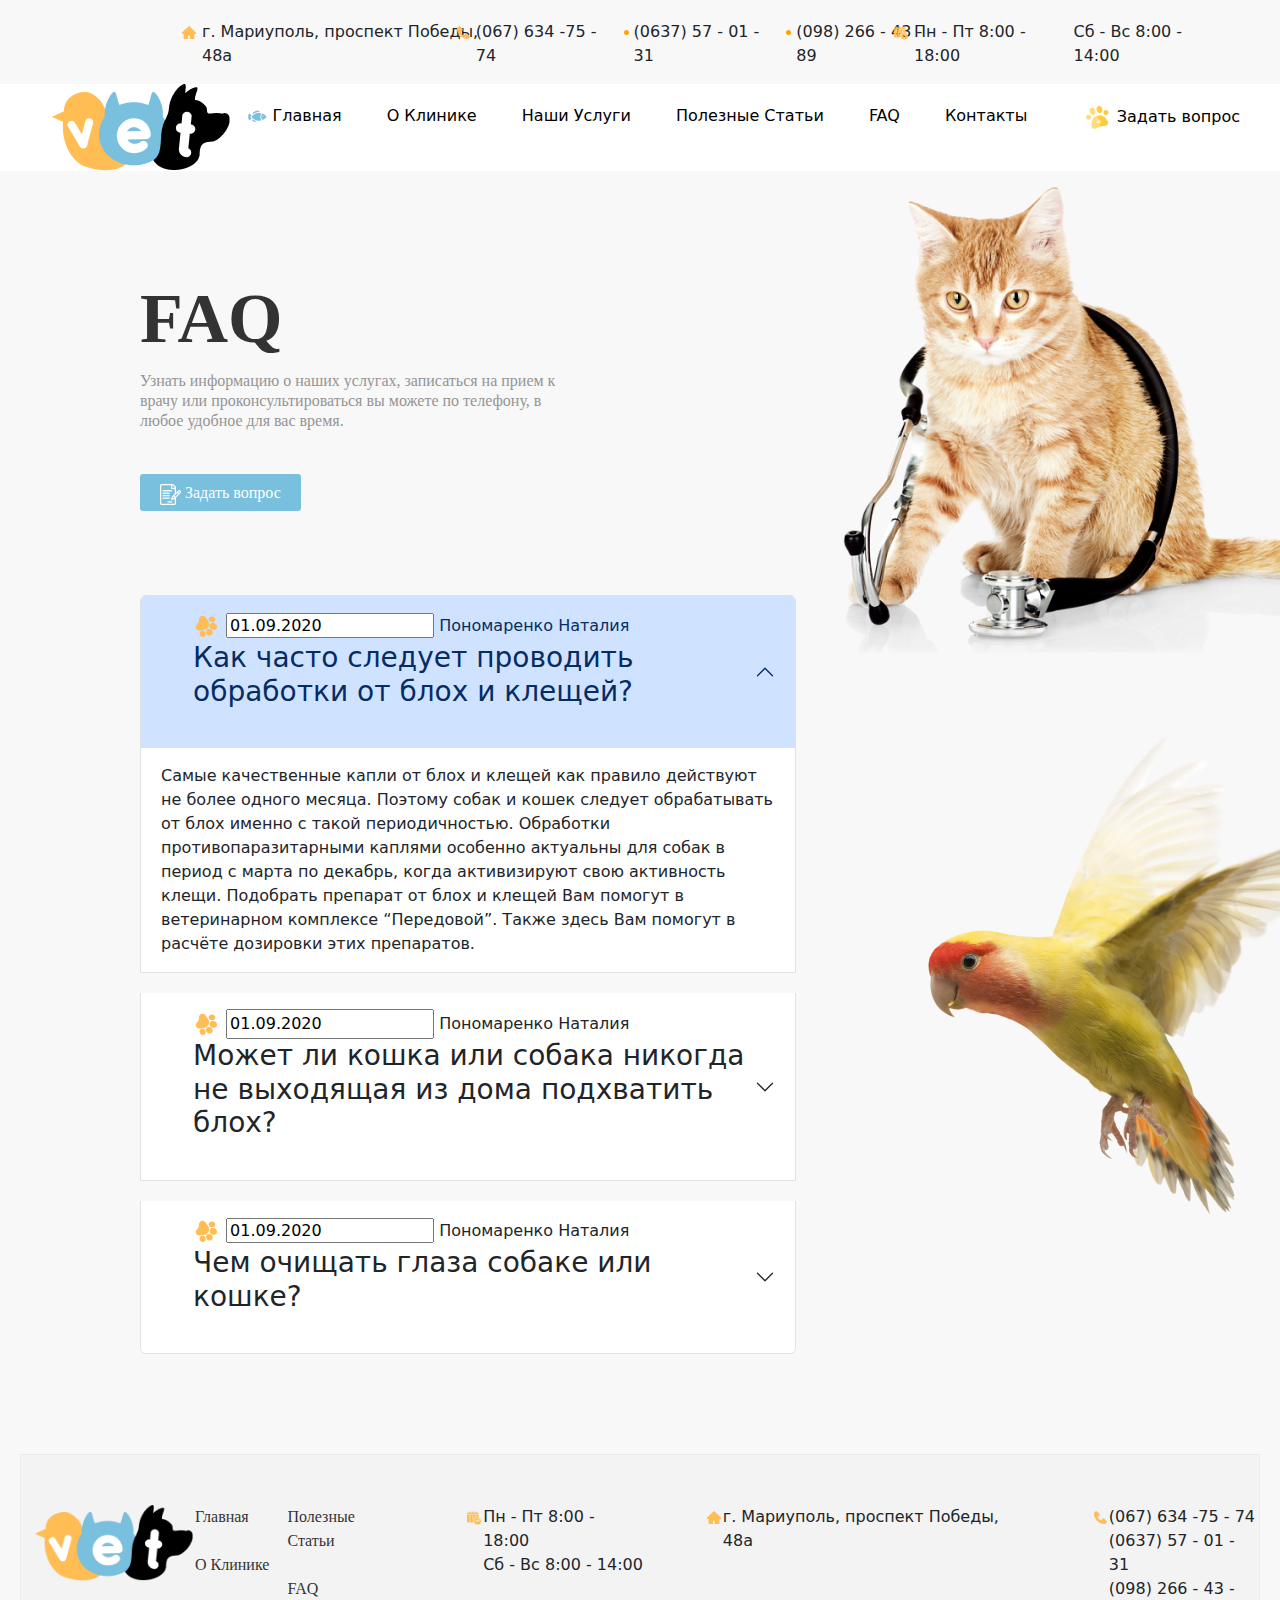
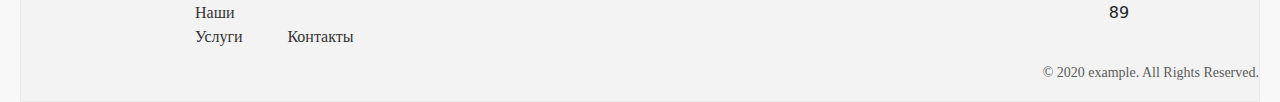
<file: FAQ.html>
<!DOCTYPE html>
<html lang="en">
  <head>
    <meta charset="UTF-8" />
    <meta name="viewport" content="width=device-width, initial-scale=1.0" />
    <title>FAQ</title>
    <link rel="stylesheet" href="./bootstrap/css/bootstrap.min.css" />
    <link rel="stylesheet" href="./css/main.css" />
    <script src="https://cdn.jsdelivr.net/npm/@popperjs/core@2.11.8/dist/umd/popper.min.js" integrity="sha384-I7E8VVD/ismYTF4hNIPjVp/Zjvgyol6VFvRkX/vR+Vc4jQkC+hVqc2pM8ODewa9r" crossorigin="anonymous"></script>
    <script src="https://cdn.jsdelivr.net/npm/bootstrap@5.3.2/dist/js/bootstrap.min.js" integrity="sha384-BBtl+eGJRgqQAUMxJ7pMwbEyER4l1g+O15P+16Ep7Q9Q+zqX6gSbd85u4mG4QzX+" crossorigin="anonymous"></script>
  </head>
  <body>
    <div class="container">
      <div class="header">
        <ul class="header__list">
          <li class="header__item">
            <img
              class="header__img"
              src="./images/house.png"
              width="14px"
              height="13px"
              alt="img"
            />
            <div class="header__add">г. Мариуполь, проспект Победы, 48а</div>
          </li>
          <li class="header__item">
            <img
              class="header__img"
              src="./images/phone.png"
              width="13px"
              height="13px"
              alt="img"
            />
            <div class="header__num">(067) 634 -75 - 74</div>
            <div class="header__fullstop"></div>
            <div class="header__num">(0637) 57 - 01 - 31</div>
            <div class="header__fullstop"></div>
            <div class="header__num">(098) 266 - 43 - 89</div>
          </li>
          <li class="header__item">
            <img
              class="header__img"
              src="./images/schedule.png"
              width="14px"
              height="14px"
              alt="img"
            />
            <div class="header__date">Пн - Пт 8:00 - 18:00</div>
            <div class="header__date">Сб - Вс 8:00 - 14:00</div>
          </li>
        </ul>
        <head class="head">
          <ul class="head__list">
            <li class="head__item">
              <img class="head__logo" src="./images/logo.png" alt="logo" />
            </li>
            <li class="head__item">
              <img class="head__active" src="./images/active.png" alt="img" />
              <a class="head__link" href="index.html">Главная</a>
              <a class="head__link" href="about.html">О Клинике</a>
              <a class="head__link" href="service.html">Наши Услуги</a>
              <a class="head__link" href="blog.html">Полезные Статьи</a>
              <a class="head__link" href="FAQ.html">FAQ</a>
              <a class="head__link" href="./contact.html">Контакты</a>
            </li>
            <li class="head__item">
        
              <img class="head__pet" src="./images/pet.png" alt="" />
              <a class="head__link" href="#">Задать вопрос</a>

            </li>
          </ul>
        </head>
      </div>
      <!-- end of header -->
      <div class="paragraph">
        <div class="paragraph__left">
          <h3 class="paragraph__head">FAQ</h3>
          <p class="paragraph__txt">
            Узнать информацию о наших услугах, записаться на прием к врачу или
            проконсультироваться вы можете по телефону, в любое удобное для вас
            время.
          </p>
          <a class="paragraph__link" href="#">
            <img src="./images/ro'yhat.png" alt="" /> Задать вопрос</a
          >
          <div class="accordion" id="accordionExample">
            <div class="accordion-item">
              <h2 class="accordion-header">
                <button
                  class="accordion-button"
                  type="button"
                  data-bs-toggle="collapse"
                  data-bs-target="#collapseOne"
                  aria-expanded="true"
                  aria-controls="collapseOne"
                >
                <ul class="paragraph__acc--list">
                  <li class="paragraph__acc--item">
                  <img src="./images/pet (3).png" alt="img" />
                  <input type="datetime" value="01.09.2020" />
                  <span class="paragraph__span">Пономаренко Наталия</span>
                  </li>
                  <li class="paragraph__acc--item">
                  <h3 class="paragraph__acc--head">
                    Как часто следует проводить обработки от блох и клещей?
                  </h3>
                  </li>
                </button>
              </h2>
              <div
                id="collapseOne"
                class="accordion-collapse collapse show"
                data-bs-parent="#accordionExample"
              >
                <div class="accordion-body">
                  Самые качественные капли от блох и клещей как правило
                  действуют не более одного месяца. Поэтому собак и кошек
                  следует обрабатывать от блох именно с такой периодичностью.
                  Обработки противопаразитарными каплями особенно актуальны для
                  собак в период с марта по декабрь, когда активизируют свою
                  активность клещи. Подобрать препарат от блох и клещей Вам
                  помогут в ветеринарном комплексе “Передовой”. Также здесь Вам
                  помогут в расчёте дозировки этих препаратов.
                </div>
              </div>
            </div>
            <div class="accordion-item">
              <button
                class="accordion-button collapsed"
                type="button"
                data-bs-toggle="collapse"
                data-bs-target="#collapseTwo"
                aria-expanded="false"
                aria-controls="collapseTwo"
              >
                
              <ul class="paragraph__acc--list">
                <li class="paragraph__acc--item">
                <img src="./images/pet (3).png" alt="img" />
                <input type="datetime" value="01.09.2020" />
                <span class="paragraph__span">Пономаренко Наталия</span>
                </li>
                <li class="paragraph__acc--item">
                <h3 class="paragraph__acc--head">
                  Может ли кошка или собака никогда не выходящая из дома подхватить блох?
                </h3>
                </li>
              </button>

              <div
                id="collapseTwo"
                class="accordion-collapse collapse"
                data-bs-parent="#accordionExample"
              >
                <div class="accordion-body">
                  Да, кошка или собака, которая никогда не выходит из дома, все равно может 
                  подхватить блох. Блохи могут попасть в дом через одежду или обувь хозяев, 
                  через окна или двери, а также через других животных, которые могут проникнуть в дом.
                   Поэтому важно регулярно проверять своих домашних питомцев на наличие блох и принимать 
                   меры для их предотвращения и лечения.
                </div>
              </div>
            </div>
            <div class="accordion-item">
              <h2 class="accordion-header">
                <button
                  class="accordion-button collapsed"
                  type="button"
                  data-bs-toggle="collapse"
                  data-bs-target="#collapseThree"
                  aria-expanded="false"
                  aria-controls="collapseThree"
                >
                <ul class="paragraph__acc--list">
                  <li class="paragraph__acc--item">
                  <img src="./images/pet (3).png" alt="img" />
                  <input type="datetime" value="01.09.2020" />
                  <span class="paragraph__span">Пономаренко Наталия</span>
                  </li>
                  <li class="paragraph__acc--item">
                  <h3 class="paragraph__acc--head">
                    Чем очищать глаза собаке или кошке?
                  </h3>
                  </li>
                </button>
              </h2>
              <div
                id="collapseThree"
                class="accordion-collapse collapse"
                data-bs-parent="#accordionExample"
              >
                <div class="accordion-body">
                  Для очистки глаз собаки или кошки можно использовать специальные средства, 
                  предназначенные для этой цели, которые можно приобрести у ветеринара или в 
                  зоомагазине. Также можно использовать физиологический раствор или чистую воду,
                   смочив ватный шарик или мягкую тряпочку и аккуратно протерев глаза животного. 
                   Важно помнить, что признаки воспаления, раздражения или других проблем с глазами
                    животного требуют обращения к ветеринару для профессиональной консультации и лечения.
                </div>
              </div>
            </div>
          </div>
        </div>
        <div class="paragraph__right">
          <img class="paragraph__cat" src="./images/cat2.png" alt="cat">
          <img class="paragraph__parrot" src="./images/1111.png" alt="1111">
        </div>
      </div>
      
      <div class="footer">
        <ul class="footer__list">
          <li class="footer__item">
            <img
              class="footer__logo"
              src="./images/logo.png"
              width="158px"
              height="76px"
              alt="img"
            />
          </li>
          <li class="footer__item">
            <a class="footer__link" href="index.html">Главная</a><br /><br />
            <a class="footer__link" href="about.html">О Клинике</a><br /><br />
            <a class="footer__link" href="service.html">Наши Услуги</a>
          </li>
          <li class="footer__item">
            <a class="footer__link" href="blog.html">Полезные Статьи</a><br /><br />
            <a class="footer__link" href="FAQ.html">FAQ</a><br /><br />
            <a class="footer__link" href="contact.html">Контакты</a>
          </li>
          <li class="footer__item">
            <img
              class="footer__img"
              src="./images/schedule.png"
              width="14px"
              height="14px"
              alt="img"
            />
</li>
            <li class="footer__item">

            <div class="footer__date">Пн - Пт 8:00 - 18:00</div>
            <div class="footer__date">Сб - Вс 8:00 - 14:00</div>
          </li>
          <li class="footer__item">
            <img
              class="footer__img"
              src="./images/house.png"
              width="14px"
              height="13px"
              alt="img"
            />
          <li class="footer__item">
</li>
            <div class="footer__add">г. Мариуполь, проспект Победы, 48а</div>
          </li>
          <li class="footer__item">
            <img
              class="footer__img"
              src="./images/phone.png"
              width="13px"
              height="13px"
              alt="img"
              />
              </li>
              <li class="footer__item">
    
              <div class="footer__num">(067) 634 -75 - 74</div>
            <div class="footer__fullstop"></div>
            <div class="footer__num">(0637) 57 - 01 - 31</div>
            <div class="footer__fullstop"></div>
            <div class="footer__num">(098) 266 - 43 - 89</div>
          </li>
        </ul>
        <div class="footer__end">© 2020 example. All Rights Reserved.</div>
      </div>
    </div>
    <link rel="stylesheet" href="./bootstrap/js/bootstrap.min.js">
  </body>
</html>
</file>
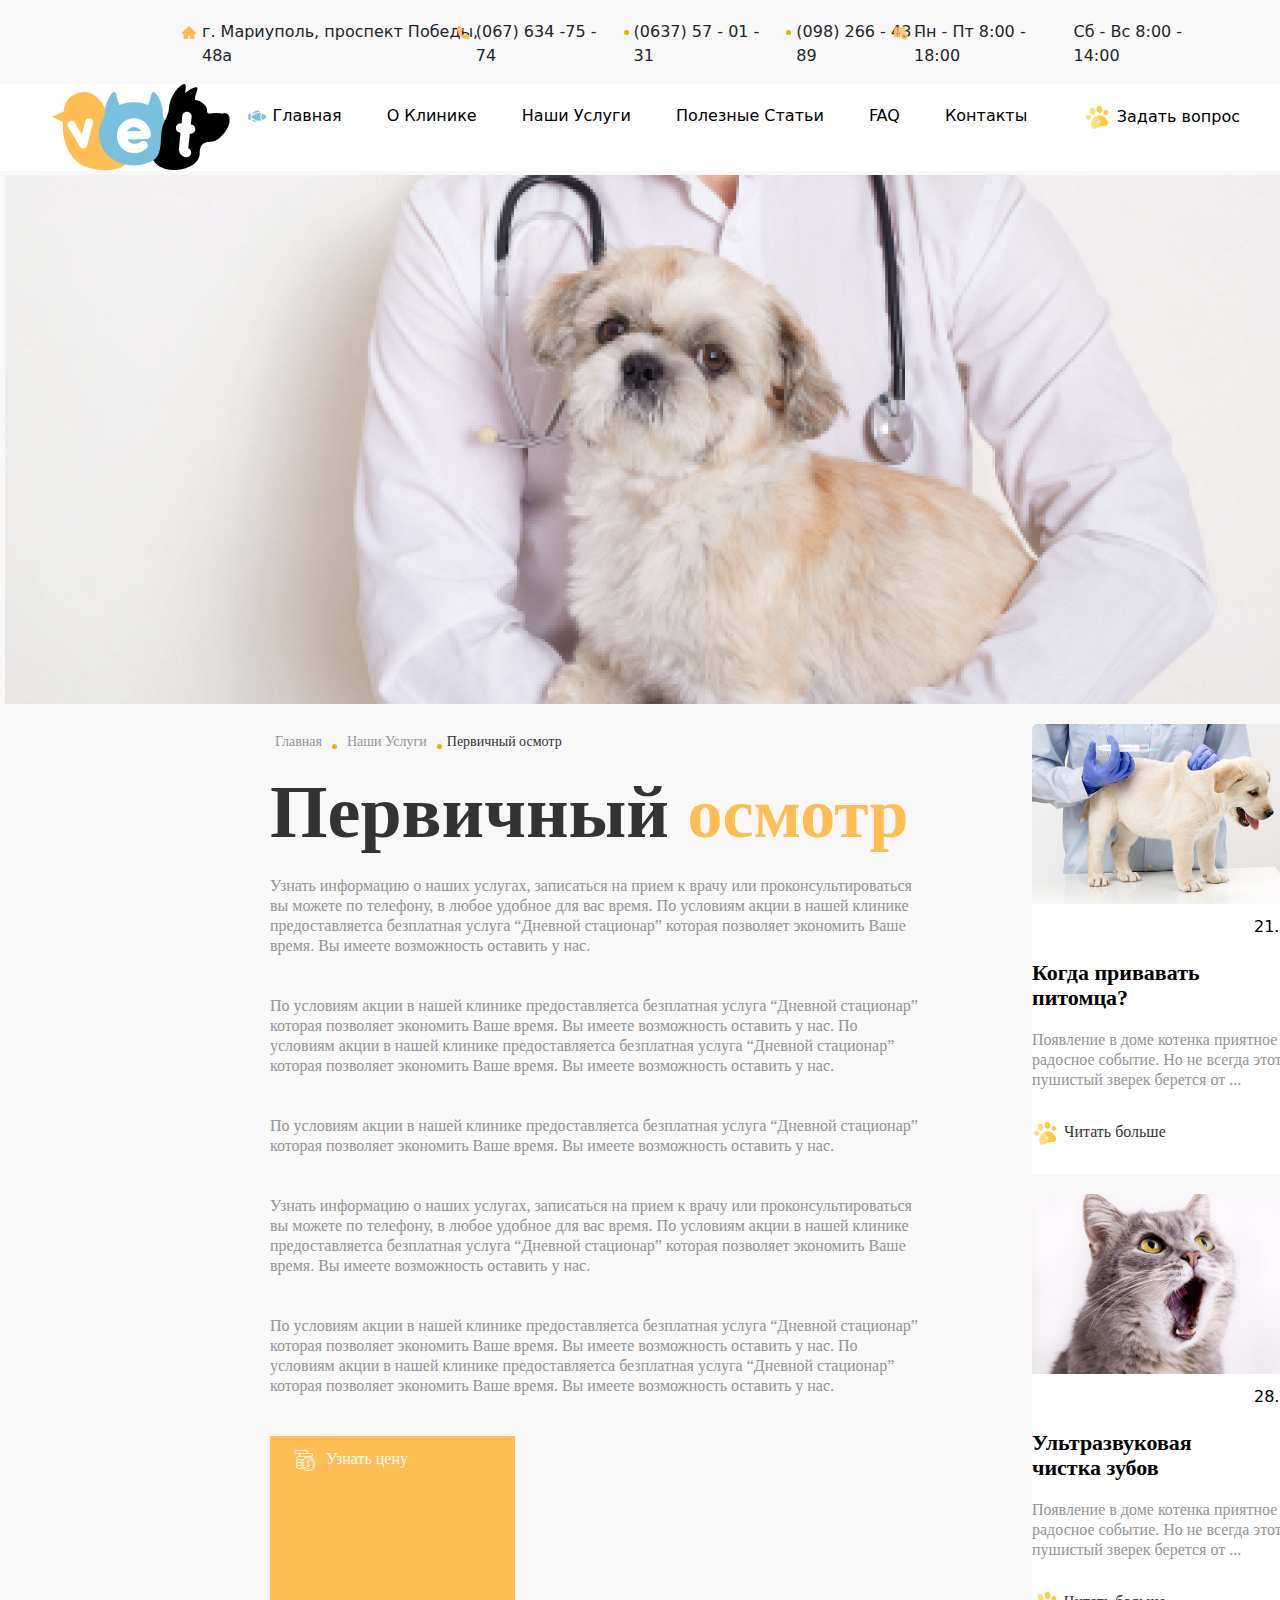
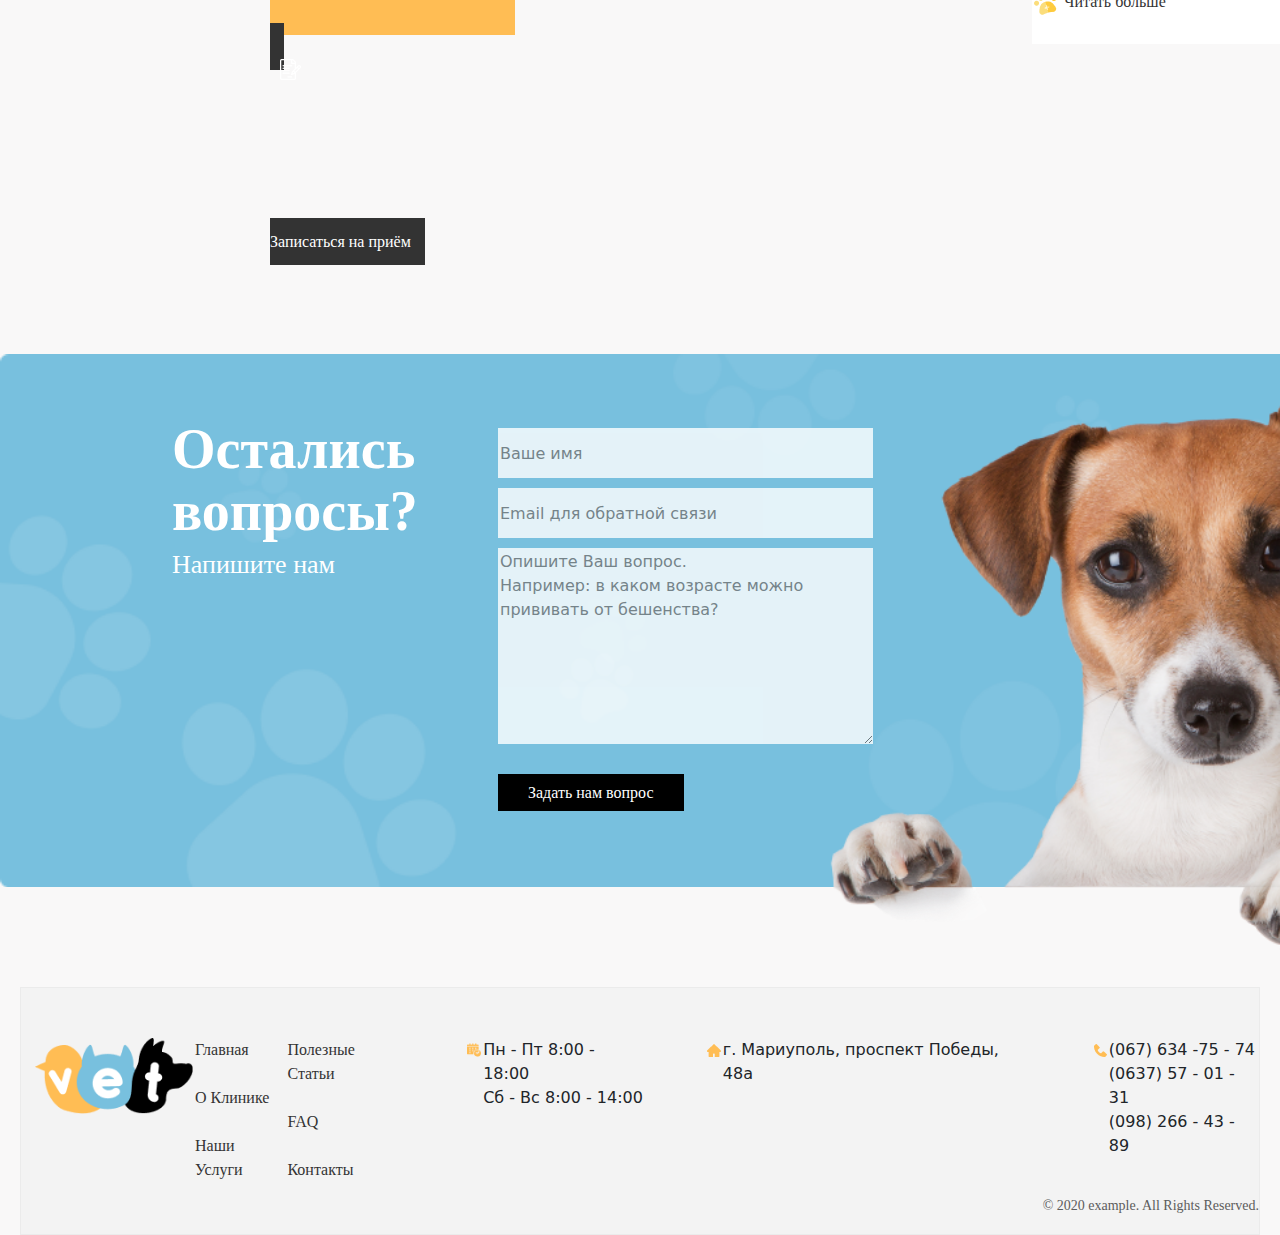
<file: open.html>
<!DOCTYPE html>
<html lang="en">
  <head>
    <meta charset="UTF-8" />
    <meta name="viewport" content="width=device-width, initial-scale=1.0" />
    <title>---</title>
    <link rel="stylesheet" href="./bootstrap/css/bootstrap.min.css" />
    <link rel="stylesheet" href="./css/main.css" />
  </head>
  <body>
    <div class="container">
      <div class="header">
        <ul class="header__list">
          <li class="header__item">
            <img
              class="header__img"
              src="./images/house.png"
              width="14px"
              height="13px"
              alt="img"
            />
            <div class="header__add">г. Мариуполь, проспект Победы, 48а</div>
          </li>
          <li class="header__item">
            <img
              class="header__img"
              src="./images/phone.png"
              width="13px"
              height="13px"
              alt="img"
            />
            <div class="header__num">(067) 634 -75 - 74</div>
            <div class="header__fullstop"></div>
            <div class="header__num">(0637) 57 - 01 - 31</div>
            <div class="header__fullstop"></div>
            <div class="header__num">(098) 266 - 43 - 89</div>
          </li>
          <li class="header__item">
            <img
              class="header__img"
              src="./images/schedule.png"
              width="14px"
              height="14px"
              alt="img"
            />
            <div class="header__date">Пн - Пт 8:00 - 18:00</div>
            <div class="header__date">Сб - Вс 8:00 - 14:00</div>
          </li>
        </ul>
        <head class="head">
          <ul class="head__list">
            <li class="head__item">
              <img class="head__logo" src="./images/logo.png" alt="logo" />
            </li>
            <li class="head__item">
              <img class="head__active" src="./images/active.png" alt="img" />
              <a class="head__link" href="#">Главная</a>
              <a class="head__link" href="#">О Клинике</a>
              <a class="head__link" href="#">Наши Услуги</a>
              <a class="head__link" href="#">Полезные Статьи</a>
              <a class="head__link" href="#">FAQ</a>
              <a class="head__link" href="./contact.html">Контакты</a>
            </li>
            <li class="head__item">     <img class="head__pet" src="./images/pet.png" alt="" />
              <a class="head__link" href="#">Задать вопрос</a>
         </li>
          </ul>
        </head>
      </div>
 <img class="open__img" src="./images/man.png" alt="img">
    <div class="check">
        <div class="check__left">
            <div class="check__links">
            <a class="check__link" href="./index.html">Главная</a>
            <div class="header__fullstop"></div>
            <a class="check__link" href="./index.html">Наши Услуги</a>
            <div class="header__fullstop"></div>
           <a class="check__linc" href="">Первичный осмотр</a></div>
        <h2 class="check__head">Первичный <span class="check__span"> осмотр</span></h2>
        <p class="check__txt">
        Узнать информацию о наших услугах, записаться на прием к врачу или проконсультироваться вы можете 
        по телефону, в любое удобное для вас время. По условиям акции в нашей клинике предоставляетса 
        безплатная услуга “Дневной стационар” которая позволяет экономить Ваше время. Вы имеете возможность 
        оставить у нас.
    </p>
        <p class="check__txt">
            По условиям акции в нашей клинике предоставляетса безплатная услуга “Дневной 
        стационар” которая позволяет экономить Ваше время. Вы имеете возможность оставить у нас. По условиям 
        акции в нашей клинике предоставляетса безплатная услуга “Дневной стационар” которая позволяет экономить
         Ваше время. Вы имеете возможность оставить у нас.</p> <p class="check__txt">По условиям акции в нашей клинике предоставляетса безплатная услуга “Дневной стационар” которая позволяет экономить Ваше время. Вы имеете возможность оставить у нас.</p>  <p class="check__txt">Узнать информацию о наших услугах, записаться на прием к врачу или проконсультироваться вы можете по телефону, в любое удобное для вас время. По условиям акции в нашей клинике предоставляетса безплатная услуга “Дневной стационар” которая позволяет экономить Ваше время. Вы имеете возможность оставить у нас.</p> <p class="check__txt">По условиям акции в нашей клинике предоставляетса безплатная услуга “Дневной стационар” которая позволяет экономить Ваше время. Вы имеете возможность оставить у нас. По условиям акции в нашей клинике предоставляетса безплатная услуга “Дневной стационар” которая позволяет экономить Ваше время. Вы имеете возможность оставить у нас.</p>
         <a class="wrapper__link" href="#"
         ><img class="list" src="./images/money.png" alt="money" />
         <span class="wrapper__span">Узнать цену</span></a
       >
       <a class="wrapper__" href="#"
         ><img class="list" src="./images/list.png" alt="list" />
         <span class="wrapper__span">Записаться на приём</span></a
       >
        </div>
        <div class="check__right">
            <ul class="check__right--list">
                <li class="check__right--item">
                    <img src="./images/injection.png" alt="img">
                    <input class="check__right--date" type="datetime" value="21.07.2020">
<h5 class="check__right--head">Когда привавать питомца?</h5>
<p class="check__right--txt">Появление в доме котенка приятное и радосное событие. Но не всегда этот пушистый зверек берется от ...</p>
<a class="check__right--link" href=""> <img src="./images/b.png" alt="img">  Читать больше</a>
</li>
<li class="check__right--item">
    <img src="./images/tee.png" alt="img">
    <input class="check__right--date" type="datetime" value="28.08.2020">
<h5 class="check__right--head">Ультразвуковая чистка зубов</h5>
<p class="check__right--txt">Появление в доме котенка приятное и радосное событие. Но не всегда этот пушистый зверек берется от ...</p>
<a class="check__right--link" href=""> <img src="./images/b.png" alt="img">  Читать больше</a>
</li>
            </ul>
        </div>
    </div>

<!-- end of check -->

<div class="title">
  <ul class="title__list">
  <li class="title__item">
    <h3 class="title__head">Остались вопросы?</h3>
    <p class="title__txt">Напишите нам</p>
  </li> 
  <li class="title__item title__inputs">
    <input class="cargo__input title__input" type="text" placeholder="Ваше имя" />
    <input
      class="cargo__input title__input"
      type="email"
      placeholder="Email для обратной связи"
    />
    <textarea
      class="cargo__area title__input"
      name="txt"
      id=""
      cols="48"
      placeholder="Опишите Ваш вопрос.
Например: в каком возрасте можно прививать от бешенства?"
      rows="8"
    ></textarea>
    <a class="cargo__link  title__link" href="#">Задать нам вопрос</a>
  </li> 
  <li class="title__item"><img class="title__img" src="./images/look.png" width="800px" height="auto" alt="img"></li>
  </ul>
</div>
      <div class="footer">
        <ul class="footer__list">
          <li class="footer__item">
            <img
              class="footer__logo"
              src="./images/logo.png"
              width="158px"
              height="76px"
              alt="img"
            />
          </li>
          <li class="footer__item">
            <a class="footer__link" href="#">Главная</a><br /><br />
            <a class="footer__link" href="#">О Клинике</a><br /><br />
            <a class="footer__link" href="#">Наши Услуги</a>
          </li>
          <li class="footer__item">
            <a class="footer__link" href="#">Полезные Статьи</a><br /><br />
            <a class="footer__link" href="#">FAQ</a><br /><br />
            <a class="footer__link" href="#">Контакты</a>
          </li>
          <li class="footer__item">
            <img
              class="footer__img"
              src="./images/schedule.png"
              width="14px"
              height="14px"
              alt="img"
            />
</li>
            <li class="footer__item">

            <div class="footer__date">Пн - Пт 8:00 - 18:00</div>
            <div class="footer__date">Сб - Вс 8:00 - 14:00</div>
          </li>
          <li class="footer__item">
            <img
              class="footer__img"
              src="./images/house.png"
              width="14px"
              height="13px"
              alt="img"
            />
          <li class="footer__item">
</li>
            <div class="footer__add">г. Мариуполь, проспект Победы, 48а</div>
          </li>
          <li class="footer__item">
            <img
              class="footer__img"
              src="./images/phone.png"
              width="13px"
              height="13px"
              alt="img"
              />
              </li>
              <li class="footer__item">
    
              <div class="footer__num">(067) 634 -75 - 74</div>
            <div class="footer__fullstop"></div>
            <div class="footer__num">(0637) 57 - 01 - 31</div>
            <div class="footer__fullstop"></div>
            <div class="footer__num">(098) 266 - 43 - 89</div>
          </li>
        </ul>
        <div class="footer__end">© 2020 example. All Rights Reserved.</div>
      </div>
    </div>
  </body>
</html>
</file>
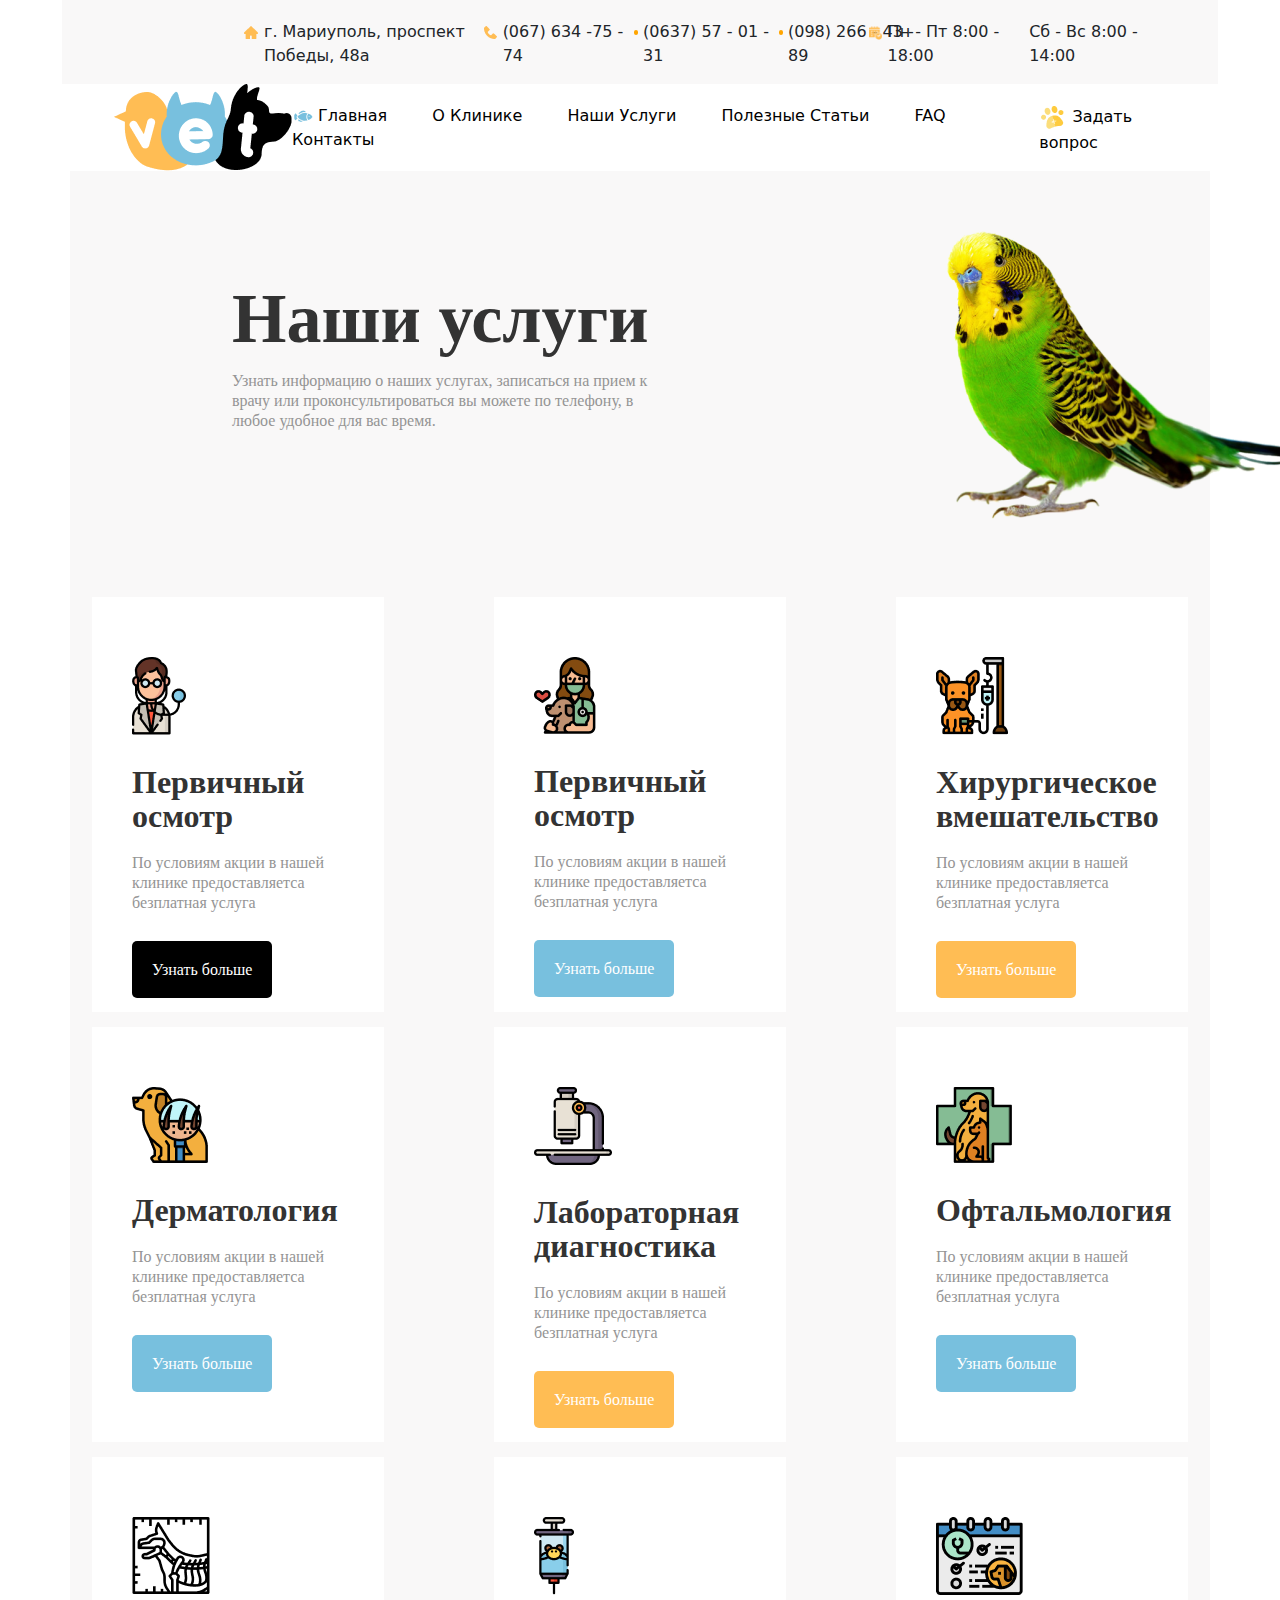
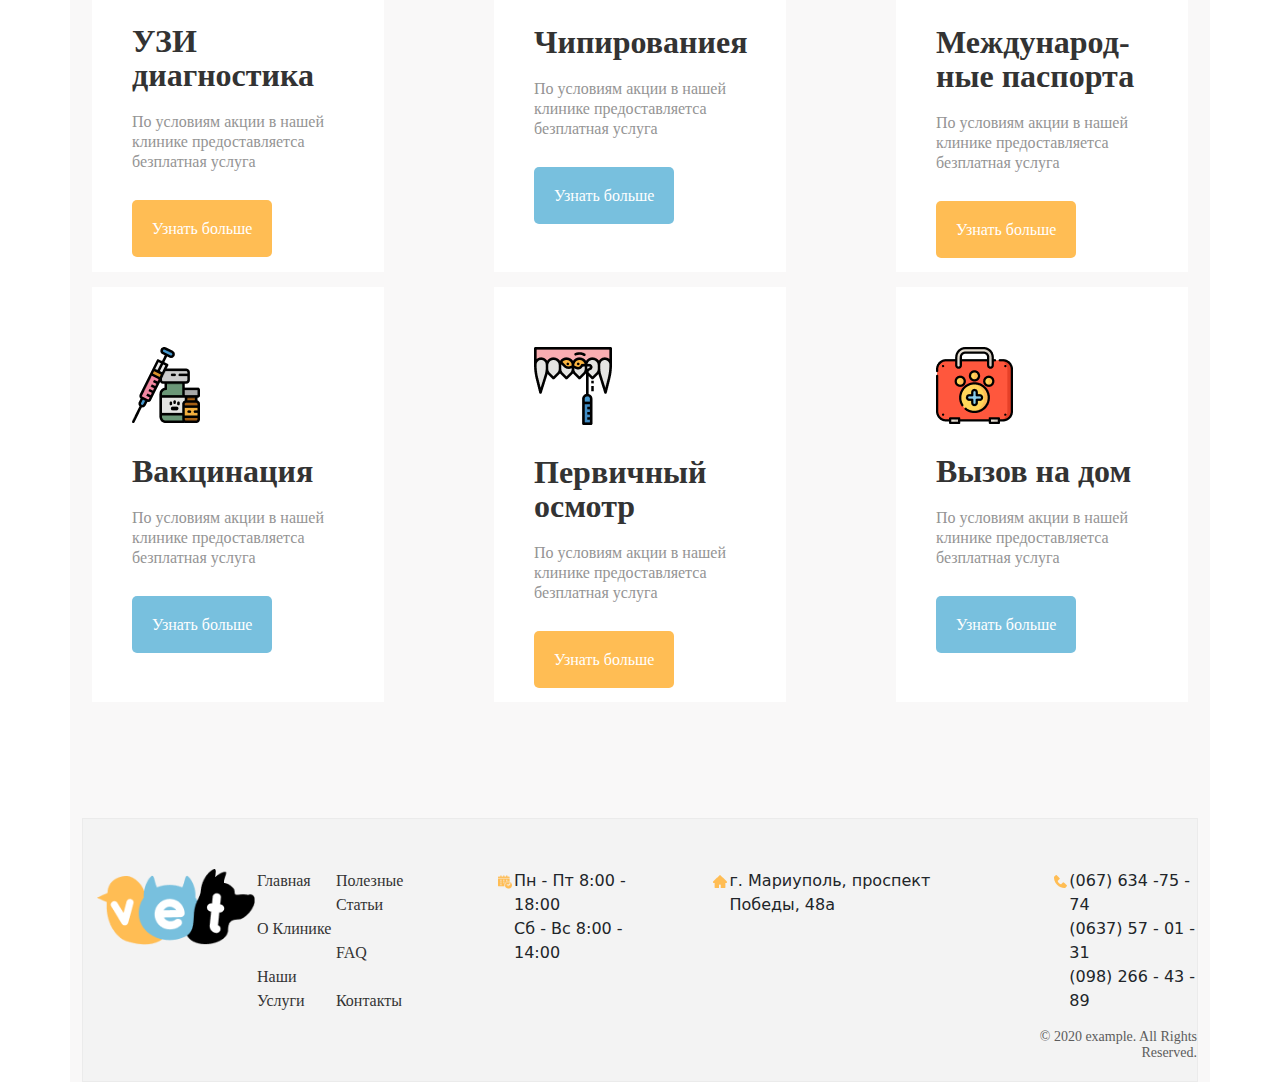
<file: service.html>
<!DOCTYPE html>
<html lang="en">
  <head>
    <meta charset="UTF-8" />
    <meta name="viewport" content="width=device-width, initial-scale=1.0" />
    <link rel="stylesheet" href="./css/main.css" />
    <link rel="stylesheet" href="./bootstrap/css/bootstrap.min.css" />
    <title>servise</title>
  </head>
  <body>
    <div class="container">
      <div class="header">
        <ul class="header__list">
          <li class="header__item">
            <img
              class="header__img"
              src="./images/house.png"
              width="14px"
              height="13px"
              alt="img"
            />
            <div class="header__add">г. Мариуполь, проспект Победы, 48а</div>
          </li>
          <li class="header__item">
            <img
              class="header__img"
              src="./images/phone.png"
              width="13px"
              height="13px"
              alt="img"
            />
            <div class="header__num">(067) 634 -75 - 74</div>
            <div class="header__fullstop"></div>
            <div class="header__num">(0637) 57 - 01 - 31</div>
            <div class="header__fullstop"></div>
            <div class="header__num">(098) 266 - 43 - 89</div>
          </li>
          <li class="header__item">
            <img
              class="header__img"
              src="./images/schedule.png"
              width="14px"
              height="14px"
              alt="img"
            />
            <div class="header__date">Пн - Пт 8:00 - 18:00</div>
            <div class="header__date">Сб - Вс 8:00 - 14:00</div>
          </li>
        </ul>
        <head class="head">
          <ul class="head__list">
            <li class="head__item">
              <img class="head__logo" src="./images/logo.png" alt="logo" />
            </li>
            <li class="head__item">
              <img class="head__active" src="./images/active.png" alt="img" />
              <a class="head__link" href="index.html">Главная</a>
              <a class="head__link" href="about.html">О Клинике</a>
              <a class="head__link" href="service.html">Наши Услуги</a>
              <a class="head__link" href="blog.html">Полезные Статьи</a>
              <a class="head__link" href="FAQ.html">FAQ</a>
              <a class="head__link" href="./contact.html">Контакты</a>
            </li>
            <li class="head__item">
              <img class="head__pet" src="./images/pet.png" alt="" />
              <a class="head__link" href="#">Задать вопрос</a>
            </li>
          </ul>
        </head>
      </div>
      <!-- end of header -->
      <div class="row">
        <div class="row__left">
          <h2 class="row__head">Наши услуги</h2>
          <p class="row__txt">
            Узнать информацию о наших услугах, записаться на прием к врачу или
            проконсультироваться вы можете по телефону, в любое удобное для вас
            время.
          </p>
        </div>
        <div class="row__right">
          <img class="row__canary" src="./images/canary.png" alt="img" />
        </div>
        <ul class="row__list">
          <li class="row__item">
            <img class="row__1" src="./images/1.png" alt="img" />
            <h3 class="row__item--head">Первичный осмотр</h3>
            <p class="row__item--txt">
              По условиям акции в нашей клинике предоставляетса безплатная
              услуга
            </p>
            <a class="row__link--black" href="open.html">Узнать больше</a>
          </li>
          <li class="row__item">
            <img class="row__1" src="./images/2.png" alt="img" />
            <h3 class="row__item--head">Первичный осмотр</h3>
            <p class="row__item--txt">
              По условиям акции в нашей клинике предоставляетса безплатная
              услуга
            </p>
            <a class="row__link--blue" href="#">Узнать больше</a>
          </li>
          <li class="row__item">
            <img class="row__1" src="./images/3.png" alt="img" />
            <h3 class="row__item--head">Хирургическое вмешательство</h3>
            <p class="row__item--txt">
              По условиям акции в нашей клинике предоставляетса безплатная
              услуга
            </p>
            <a class="row__link--yellow" href="#">Узнать больше</a>
          </li>
          <li class="row__item">
            <img class="row__1" src="./images/4.png" alt="img" />
            <h3 class="row__item--head">Дерматология</h3>
            <p class="row__item--txt">
              По условиям акции в нашей клинике предоставляетса безплатная
              услуга
            </p>
            <a class="row__link--blue" href="#">Узнать больше</a>
          </li>
          <li class="row__item">
            <img class="row__1" src="./images/5.png" alt="img" />
            <h3 class="row__item--head">Лабораторная диагностика</h3>
            <p class="row__item--txt">
              По условиям акции в нашей клинике предоставляетса безплатная
              услуга
            </p>
            <a class="row__link--yellow" href="#">Узнать больше</a>
          </li>
          <li class="row__item">
            <img class="row__1" src="./images/6.png" alt="img" />
            <h3 class="row__item--head">Офтальмология</h3>
            <p class="row__item--txt">
              По условиям акции в нашей клинике предоставляетса безплатная
              услуга
            </p>
            <a class="row__link--blue" href="#">Узнать больше</a>
          </li>
          <li class="row__item">
            <img class="row__1" src="./images/7.png" alt="img" />
            <h3 class="row__item--head">УЗИ диагностика</h3>
            <p class="row__item--txt">
              По условиям акции в нашей клинике предоставляетса безплатная
              услуга
            </p>
            <a class="row__link--yellow" href="#">Узнать больше</a>
          </li>
          <li class="row__item">
            <img class="row__1" src="./images/8.png" alt="img" />
            <h3 class="row__item--head">Чипированиея</h3>
            <p class="row__item--txt">
              По условиям акции в нашей клинике предоставляетса безплатная
              услуга
            </p>
            <a class="row__link--blue" href="#">Узнать больше</a>
          </li>
          <li class="row__item">
            <img class="row__1" src="./images/9.png" alt="img" />
            <h3 class="row__item--head">Международ- ные паспорта</h3>
            <p class="row__item--txt">
              По условиям акции в нашей клинике предоставляетса безплатная
              услуга
            </p>
            <a class="row__link--yellow" href="#">Узнать больше</a>
          </li>
          <li class="row__item">
            <img class="row__1" src="./images/10.png" alt="img" />
            <h3 class="row__item--head">Вакцинация</h3>
            <p class="row__item--txt">
              По условиям акции в нашей клинике предоставляетса безплатная
              услуга
            </p>
            <a class="row__link--blue" href="#">Узнать больше</a>
          </li>
          <li class="row__item">
            <img class="row__1" src="./images/11.png" alt="img" />
            <h3 class="row__item--head">Первичный осмотр</h3>
            <p class="row__item--txt">
              По условиям акции в нашей клинике предоставляетса безплатная
              услуга
            </p>
            <a class="row__link--yellow" href="#">Узнать больше</a>
          </li>
          <li class="row__item">
            <img class="row__1" src="./images/12.png" alt="img" />
            <h3 class="row__item--head">Вызов на дом</h3>
            <p class="row__item--txt">
              По условиям акции в нашей клинике предоставляетса безплатная
              услуга
            </p>
            <a class="row__link--blue" href="#">Узнать больше</a>
          </li>
        </ul>
      </div>
      <div class="footer">
        <ul class="footer__list">
          <li class="footer__item">
            <img
              class="footer__logo"
              src="./images/logo.png"
              width="158px"
              height="76px"
              alt="img"
            />
          </li>
          <li class="footer__item">
            <a class="footer__link" href="index.html">Главная</a><br /><br />
            <a class="footer__link" href="about.html">О Клинике</a><br /><br />
            <a class="footer__link" href="service.html">Наши Услуги</a>
          </li>
          <li class="footer__item">
            <a class="footer__link" href="blog.html">Полезные Статьи</a><br /><br />
            <a class="footer__link" href="FAQ.html">FAQ</a><br /><br />
            <a class="footer__link" href="contact.html">Контакты</a>
          </li>
          <li class="footer__item">
            <img
              class="footer__img"
              src="./images/schedule.png"
              width="14px"
              height="14px"
              alt="img"
            />
</li>
            <li class="footer__item">

            <div class="footer__date">Пн - Пт 8:00 - 18:00</div>
            <div class="footer__date">Сб - Вс 8:00 - 14:00</div>
          </li>
          <li class="footer__item">
            <img
              class="footer__img"
              src="./images/house.png"
              width="14px"
              height="13px"
              alt="img"
            />
          <li class="footer__item">
</li>
            <div class="footer__add">г. Мариуполь, проспект Победы, 48а</div>
          </li>
          <li class="footer__item">
            <img
              class="footer__img"
              src="./images/phone.png"
              width="13px"
              height="13px"
              alt="img"
              />
              </li>
              <li class="footer__item">
    
              <div class="footer__num">(067) 634 -75 - 74</div>
            <div class="footer__fullstop"></div>
            <div class="footer__num">(0637) 57 - 01 - 31</div>
            <div class="footer__fullstop"></div>
            <div class="footer__num">(098) 266 - 43 - 89</div>
          </li>
        </ul>
        <div class="footer__end">© 2020 example. All Rights Reserved.</div>
      </div>
    </div>
  </body>
</html>
</file>
<file: css/main.css>
body {
  margin: 0;
  padding: 0;
  box-sizing: border-box;
}

.container {
  margin: 0 auto;
  padding: 0 20px;
  max-width: 1440px;
  background-color: rgb(249, 248, 248);
}

.header {
  background-color: rgb(249, 248, 248);
  margin-left: -20px;
  margin-right: -20px;
}
.header__list {
  margin-left: 200px;
  margin-right: 50px;
  display: flex;
  justify-content: space-between;
  list-style: none;
}
.header__num:hover {
  color: orange;
}
.header__num:active {
  color: rgb(127, 121, 121);
  opacity: 2;
}
.header__item {
  margin-left: -50px;
  margin-top: 20px;
  display: flex;
  justify-content: space-between;
}
.header__img {
  margin-top: 6px;
  margin-right: 6px;
}
.header__fullstop {
  background-color: orange;
  width: 5px;
  height: 5px;
  border: 2px solid none;
  border-radius: 5px;
  margin-top: 10px;
  margin-left: 5px;
  margin-right: 5px;
}

.head {
  background-color: white;
}
.head__list {
  background-color: #fff;
  display: flex;
  justify-content: space-between;
  list-style: none;
}
.head__item {
  margin-top: 20px;
}
.head__link {
  margin-top: 30px;
  transform: translateY(100px);
  margin-right: 40px;
  text-decoration: none;
  color: #000000;
  color: black;
  margin-bottom: 20px;
}
.head__link:hover {
  border-bottom: 2px solid yellow;
}
.head__link:active {
  color: grey;
}
.head__logo {
  margin-left: 20px;
  margin-top: -20px;
}
.head__logo:hover {
  color: rgb(194, 192, 192);
}
.head__logo:active {
  color: grey;
}

.hero__head {
  font-family: Future PT;
  margin-top: -600px;
  margin-left: 700px;
  font-size: 70px;
  line-height: 64px;
  width: 608px;
  height: 128px;
}
.hero__img {
  margin-left: -20px;
}
.hero__dog {
  margin-left: -600px;
  margin-top: 120px;
}
.hero__rab {
  margin-left: -50px;
  z-index: -1;
  margin-top: 300px;
}
.hero__m {
  margin-left: -520px;
  margin-top: 550px;
}
.hero__ca {
  margin-left: -110px;
  margin-top: 300px;
}
.hero__span {
  color: rgb(120, 192, 222);
}
.hero__txt {
  color: rgb(148, 148, 148);
  width: 495px;
  margin-left: 700px;
}
.hero__img {
  width: 700px;
}
.hero__link {
  text-decoration: none;
  border: 2px solid none;
  background-color: #000;
  color: #fff;
  padding-top: 8px;
  padding-bottom: 8px;
  padding-left: 30px;
  padding-right: 30px;
  width: 121px;
  height: 20px;
  margin-bottom: 300px;
  border-radius: 3px;
  margin-left: 700px;
}
.hero__link:hover {
  background-color: orange;
}
.hero__link:active {
  background-color: rgb(241, 196, 112);
}
.hero__par {
  margin-right: -20px;
  margin-left: 1100px;
  margin-top: -30px;
}

.widjet {
  flex-direction: column;
  align-items: center;
}
.widjet__row {
  margin: 0 auto;
  width: 140px;
  height: 1px;
  margin-top: 40px;
  margin-bottom: 40px;
}
.widjet__txt {
  margin: 0 auto;
  width: 900px;
  color: #949494;
  text-align: center;
  font-family: Futura PT;
  font-size: 20px;
  font-style: normal;
  font-weight: 400;
  line-height: normal;
}
.widjet__head {
  text-align: center;
  margin: 0 auto;
  color: #333;
  font-family: Futura PT;
  font-size: 20px;
  font-style: normal;
  font-weight: 500;
  line-height: normal;
  margin-top: 30px;
}

.wrapp {
  margin-top: 150px;
}
.wrapp__head {
  color: #333;
  /* H2 */
  font-family: Futura PT;
  font-size: 48px;
  font-style: normal;
  font-weight: 700;
  line-height: 54px; /* 112.5% */
  margin: 0 auto;
  text-align: center;
  display: flex;
  width: 296px;
  height: 38px;
  flex-direction: column;
  justify-content: center;
  flex-shrink: 0;
}
.wrapp__list {
  margin-top: 50px;
  display: flex;
  margin-left: 105px;
  list-style: none;
}
.wrapp__item {
  align-items: center;
  width: 153px;
  background-color: #fff;
  margin-left: 10px;
}
.wrapp__item--img {
  margin-left: 55px;
}
.wrapp__item--head {
  text-align: center;
}

.wrapper {
  margin-top: 60px;
  display: flex;
  justify-content: space-between;
  list-style: none;
  justify-content: center;
}
.wrapper__right {
  margin-left: 80px;
}
.wrapper__head {
  display: flex;
  width: 333px;
  height: 35px;
  flex-direction: column;
  justify-content: center;
  flex-shrink: 0;
  color: #333;
  font-family: Futura PT;
  font-size: 36px;
  font-style: normal;
  font-weight: 600;
  line-height: 20px; /* 55.556% */
}
.wrapper__txt {
  width: 492px;
  color: #949494;
  font-family: Futura PT;
  font-size: 16px;
  font-style: normal;
  font-weight: 400;
  line-height: 20px; /* 125% */
}
.wrapper__btns {
  display: flex;
  justify-content: space-between;
}
.wrapper__link {
  padding-bottom: 12px;
  display: flex;
  text-decoration: none;
  width: 245px;
  padding: 14px 14px 14px 14px;
  border: 2px solid none;
  background-color: rgb(255, 189, 84);
}
.wrapper__ {
  width: 201px;
  text-decoration: none;
  padding: 14px;
  border: 2px solid none;
  background-color: rgb(51, 51, 51);
}
.wrapper__span {
  color: #fff;
  font-family: Futura PT;
  font-size: 16px;
  font-style: normal;
  font-weight: 500;
  line-height: normal;
}
.wrapper__span2 {
  display: block;
  color: #fff;
  font-family: Futura PT;
  font-size: 16px;
  font-style: normal;
  font-weight: 500;
  line-height: normal;
}

.sidebar {
  margin-left: -10px;
  margin-right: -10px;
  margin-top: 200px;
  background-image: url(/images/mask.png);
  background-repeat: no-repeat;
}
.sidebar__head {
  text-align: start;
  padding-top: 90px;
  margin-left: 200px;
  color: #fff;
  font-family: Futura PT;
  font-size: 55px;
  font-style: normal;
  font-weight: 700;
  line-height: 20px; /* 41.667% */
}
.sidebar__img {
  display: block;
  margin-left: 770px;
  margin-top: -309px;
}
.sidebar__input {
  border: 2px solid black;
  margin-left: 200px;
  margin-top: 40px;
  width: 335px;
  height: 40px;
}
.sidebar__btn {
  background-color: rgb(51, 51, 51);
  margin-left: 20px;
  color: #fff;
  font-family: Futura PT;
  font-size: 16px;
  font-style: normal;
  font-weight: 500;
  line-height: normal;
  width: 188px;
  height: 45px;
}

.content {
  margin-top: 50px;
}
.content__head {
  text-align: center;
  margin-bottom: 50px;
  color: #333;
  font-family: Futura PT;
  font-size: 48px;
  font-style: normal;
  font-weight: 700;
  line-height: 20px; /* 41.667% */
  margin-top: 150px;
}
.content__list {
  display: flex;
  justify-content: space-between;
  list-style: none;
}
.content__item {
  background-color: #fff;
  margin-left: 10px;
}
.content__date {
  margin-top: 20px;
  width: 80px;
  border: none;
  margin-left: 220px;
}
.content__item--link {
  display: inline;
  width: 50px;
  text-decoration: none;
  margin-top: 200px;
}
.content__item--txt {
  margin-top: 30px;
  color: #949494;
  font-family: Futura PT;
  font-size: 16px;
  font-style: normal;
  font-weight: 400;
  line-height: 20px; /* 125% */
}
.content__links {
  transform: translateY(42px);
}
.content__txt {
  color: #949494;
  font-family: Futura PT;
  font-size: 16px;
  font-style: normal;
  font-weight: 400;
  line-height: 20px; /* 125% */
}
.content__item--head {
  width: 193px;
  color: #000;
  font-family: Futura PT;
  font-size: 22px;
  font-style: normal;
  font-weight: 700;
  line-height: 25px; /* 113.636% */
}
.content__span {
  margin-top: 35px;
  margin-left: 30px;
}
.content__heading {
  width: 203px;
  height: 56px;
  flex-shrink: 0;
}
.content__text {
  margin-top: 20px;
}

.cargo {
  margin-left: -12px;
  margin-right: -12px;
  display: flex;
  justify-content: space-between;
  list-style: none;
  margin-top: 200px;
}
.cargo__right {
  width: 100%;
  background-color: rgb(51, 51, 51);
}
.cargo__question {
  margin-left: 750px;
  margin-top: 20px;
}
.cargo__feedback {
  margin-top: -80px;
  margin-left: 520px;
}
.cargo__left {
  width: 25%;
}
.cargo__list {
  display: flex;
  justify-content: space-between;
  list-style: none;
}
.cargo__head {
  margin-top: -100px;
  margin-left: 80px;
  color: #fff;
  font-family: Futura PT;
  font-size: 48px;
  font-style: normal;
  font-weight: 700;
  line-height: normal;
}
.cargo__text {
  color: #949494;
  font-family: Futura PT;
  font-size: 16px;
  font-style: normal;
  font-weight: 400;
  width: 360px;
  line-height: 20px; /* 125% */
  margin-left: 80px;
}
.cargo__link {
  margin-left: 80px;
  text-decoration: none;
  color: #fff;
  width: 300px;
  font-family: Futura PT;
  font-size: 16px;
  font-style: normal;
  font-weight: 500;
  line-height: normal;
  padding-top: 10px;
  padding-bottom: 10px;
  padding-left: 30px;
  padding-right: 30px;
  border: 2px solid none;
  background-color: #ffbd54;
}
.cargo__input {
  height: 50px;
  width: 375px;
  margin-top: 10px;
  margin-left: 80px;
}
.cargo__area {
  width: 375px;
  margin-bottom: 30px;
  margin-left: 80px;
  margin-top: 10px;
}
.cargo__right--img {
  margin-top: -60px;
}
.cargo__biggest {
  margin-top: -355px;
  margin-left: 75px;
}
.cargo__bigger {
  margin-top: -380px;
  margin-left: -40px;
}
.cargo__big {
  margin-top: -420px;
  margin-left: 2px;
}
.cargo__smal {
  margin-top: -475px;
  margin-left: -28px;
}
.cargo__smallest {
  margin-top: -520px;
  margin-left: -20px;
}

.footer {
  padding-top: 50px;
  margin-top: 100px !important;
  border: 1px solid #ebebeb;
  background-color: #f3f3f3;
}
.footer__list {
  display: flex;
  justify-content: space-between;
  list-style: none;
}
.footer__item {
  margin-left: 2px;
}
.footer__link {
  margin-top: 20px;
  color: #333;
  font-family: Futura PT;
  font-size: 16px;
  font-style: normal;
  font-weight: 500;
  line-height: normal;
  text-decoration: none;
  margin-top: 200px;
}
.footer__img {
  margin-left: 60px;
}
.footer__logo {
  margin-left: -20px;
}
.footer__end {
  margin-left: 950px;
  color: #5c5c5c;
  text-align: right;
  font-family: Futura PT;
  font-size: 14px;
  font-style: normal;
  font-weight: 400;
  line-height: normal;
  padding-bottom: 20px;
}

.box {
  display: flex;
  justify-content: space-between;
  list-style: none;
}
.box__head {
  margin-top: 130px;
  margin-left: 157px;
  width: 447px;
  color: #333;
  font-family: Futura PT;
  font-size: 70px;
  font-style: normal;
  font-weight: 700;
  line-height: 64px; /* 91.429% */
}
.box__txt {
  margin-top: 40px;
  margin-left: 157px;
  width: 447px;
  color: #949494;
  font-family: Futura PT;
  font-size: 16px;
  font-style: normal;
  font-weight: 400;
  line-height: 20px; /* 125% */
}
.box__list {
  margin-top: 100px;
  margin-left: 117px;
  display: flex;
  justify-content: space-between;
  list-style: none;
}
.box__item {
  width: 200px;
  margin-right: 4px;
}
.box__add {
  width: 153px;
}
.box__img {
  margin-bottom: 20px;
}
.box__right--img {
  margin-right: 15px;
}

.point__list {
  margin-left: -60px;
  margin-right: -20px;
  display: flex;
  justify-content: space-between;
  list-style: none;
}
.point__dog {
  margin-top: 150px;
  margin-bottom: -110px;
}
.point__head {
  margin-left: 550px;
  color: #333;
  font-family: Futura PT;
  font-size: 48px;
  font-style: normal;
  font-weight: 700;
  line-height: normal;
}

.paragraph {
  display: flex;
}
.paragraph__left {
  width: 65%;
  margin-left: 120px;
}
.paragraph__head {
  color: #333;
  font-family: Futura PT;
  font-size: 70px;
  font-style: normal;
  font-weight: 700;
  margin-top: 100px;
  line-height: 64px; /* 91.429% */
}
.paragraph__txt {
  margin-top: 20px;
  color: #949494;
  font-family: Futura PT;
  font-size: 16px;
  font-style: normal;
  font-weight: 400;
  line-height: 20px; /* 125% */
  width: 447px;
  margin-bottom: 50px;
}
.paragraph__link {
  color: #fff;
  font-family: Futura PT;
  font-size: 16px;
  font-style: normal;
  font-weight: 500;
  line-height: normal;
  margin-top: 40px;
  border-radius: 3px;
  background: #78c0de;
  padding-bottom: 10px;
  padding-left: 20px;
  padding-right: 20px;
  padding-top: 10px;
  text-decoration: none;
}
.paragraph__right {
  width: 35%;
  margin-left: 30px;
}
.paragraph__acc--list {
  display: inline;
  flex-direction: column;
  list-style: none;
}
.paragraph__cat {
  margin-left: 17px;
}
.paragraph__parrot {
  margin-left: -17px;
}

.accordion {
  margin-top: 90px;
}
.accordion-item {
  margin-top: 20px;
}

.row {
  display: flex;
  justify-content: space-between;
  list-style: none;
  display: flex;
}
.row__left {
  margin-top: 100px;
  margin-left: 150px;
}
.row__head {
  color: #333;
  font-family: Futura PT;
  font-size: 70px;
  font-style: normal;
  font-weight: 700;
  line-height: 64px; /* 91.429% */
  margin-top: 100px;
}
.row__txt {
  color: #949494;
  font-family: Futura PT;
  font-size: 16px;
  font-style: normal;
  font-weight: 400;
  line-height: 20px; /* 125% */
  width: 446px;
  margin-top: 20px;
}
.row__1 {
  margin-left: 40px;
  margin-top: 30px;
}
.row__canary {
  margin-top: -300px;
  margin-left: 850px;
}
.row__list {
  flex-wrap: wrap;
  display: flex;
  justify-content: space-between;
  list-style: none;
}
.row__item--head {
  margin-top: 30px;
  width: 252px;
  margin-left: 40px;
  color: #333;
  font-family: Futura PT;
  font-size: 32px;
  font-style: normal;
  font-weight: 600;
  line-height: 34px; /* 106.25% */
}
.row__item--txt {
  width: 222px;
  margin-left: 40px;
  color: #949494;
  font-family: Futura PT;
  font-size: 16px;
  font-style: normal;
  font-weight: 400;
  line-height: 20px; /* 125% */
  margin-top: 20px;
  margin-bottom: 45px;
}
.row__item {
  margin-top: 15px;
  margin-left: 10px;
  margin-right: 10px;
  background-color: #fff;
  padding-bottom: 30px;
  padding-top: 30px;
}
.row__link--black {
  color: #fff;
  text-align: center;
  font-family: Futura PT;
  font-size: 16px;
  font-style: normal;
  font-weight: 450;
  line-height: normal;
  padding: 20px;
  background-color: black;
  text-decoration: none;
  margin-left: 40px;
  border: 2px solid none;
  border-radius: 5px;
}
.row__link--blue {
  color: #fff;
  text-align: center;
  font-family: Futura PT;
  font-size: 16px;
  font-style: normal;
  font-weight: 450;
  line-height: normal;
  padding: 20px;
  background-color: #78c0de;
  text-decoration: none;
  margin-left: 40px;
  border: 2px solid none;
  border-radius: 5px;
}
.row__link--yellow {
  color: #fff;
  text-align: center;
  font-family: Futura PT;
  font-size: 16px;
  font-style: normal;
  font-weight: 450;
  line-height: normal;
  padding: 20px;
  background-color: #ffbd54;
  text-decoration: none;
  margin-left: 40px;
  border: 2px solid none;
  border-radius: 5px;
}

.open__img {
  margin-left: -15px;
  margin-right: -15px;
  margin-top: -12px;
}

.check {
  display: flex;
}
.check__left {
  margin-left: 250px;
  margin-right: 80px;
}
.check__links {
  display: flex;
  margin-top: 30px;
}
.check__link {
  text-decoration: none;
  color: #949494;
  font-family: Futura PT;
  font-size: 14px;
  font-style: normal;
  font-weight: 400;
  line-height: normal;
  margin-left: 5px;
  margin-right: 5px;
}
.check__linc {
  color: #333;
  font-family: Futura PT;
  font-size: 14px;
  font-style: normal;
  font-weight: 400;
  line-height: normal;
  text-decoration: none;
}
.check__head {
  width: 640px;
  margin-top: 30px;
  color: #333;
  font-family: Futura PT;
  font-size: 74px;
  font-style: normal;
  font-weight: 700;
  line-height: 64px; /* 91.429% */
}
.check__span {
  color: #ffbd54;
  font-family: Futura PT;
  font-size: 70px;
  font-style: normal;
  font-weight: 700;
  line-height: 64px;
}
.check__txt {
  margin-top: 30px;
  margin-bottom: 40px;
  color: #949494;
  font-family: Futura PT;
  font-size: 16px;
  font-style: normal;
  font-weight: 400;
  line-height: 20px; /* 125% */
  width: 650px;
}
.check__right--list {
  list-style: none;
}
.check__right--item {
  width: 305px;
  margin-top: 20px;
  height: 450px;
  background-color: #fff;
}
.check__right--date {
  width: 85px;
  border: none;
  margin-left: 220px;
  margin-top: 10px;
}
.check__right--head {
  margin-top: 20px;
  width: 182px;
  color: #000;
  font-family: Futura PT;
  font-size: 22px;
  font-style: normal;
  font-weight: 800;
  line-height: 25px; /* 113.636% */
}
.check__right--txt {
  margin-top: 20px;
  margin-bottom: 30px;
  width: 305px;
  color: #949494;
  font-family: Futura PT;
  font-size: 16px;
  font-style: normal;
  font-weight: 400;
  line-height: 20px; /* 125% */
}
.check__right--link {
  text-decoration: none;
  color: #333;
  font-family: Futura PT;
  font-size: 16px;
  font-style: normal;
  font-weight: 500;
  line-height: normal;
}

.title {
  margin-left: -20px;
  margin-right: -20px;
  margin-top: 100px;
  background-repeat: no-repeat;
  background-size: cover;
  background-image: url(/images/mask.png);
}
.title__list {
  display: flex;
  justify-content: space-between;
  list-style: none;
}
.title__head {
  margin-left: 140px;
  margin-top: 64px;
  width: 276px;
  color: #fff;
  font-family: Futura PT;
  font-size: 56px;
  font-style: normal;
  font-weight: 700;
  line-height: 62px; /* 110.714% */
}
.title__txt {
  color: #fff;
  font-family: Futura PT;
  font-size: 26px;
  font-style: normal;
  font-weight: 500;
  line-height: 30px; /* 115.385% */
  margin-left: 140px;
}
.title__inputs {
  margin-left: -30px;
  margin-top: 64px;
}
.title__input {
  opacity: 0.8;
  border: none;
}
.title__link {
  color: #fff;
  font-family: Futura PT;
  font-size: 16px;
  font-style: normal;
  font-weight: 500;
  line-height: normal;
  background-color: black;
}
.title__img {
  margin-top: -10px;
  margin-bottom: -85px;
  margin-left: -110px;
}

.center {
  margin-top: 120px;
}
.center__head {
  margin-left: 150px;
  width: 560px;
  color: #333;
  font-family: Futura PT;
  font-size: 70px;
  font-style: normal;
  font-weight: 700;
  line-height: 64px; /* 91.429% */
}
.center__txt {
  margin-top: 21px;
  width: 447px;
  color: #949494;
  font-family: Futura PT;
  font-size: 16px;
  font-style: normal;
  font-weight: 400;
  line-height: 20px; /* 125% */
  margin-left: 150px;
}
.center__img {
  margin-left: -32px;
  margin-right: -32px;
}
.center__cat {
  margin-left: 760px;
  margin-top: -225px;
}
.center__list {
  margin-top: 50px;
  margin-left: 40px;
  margin-right: 40px;
  background-color: #fff;
  display: flex;
  justify-content: space-between;
  list-style: none;
}
.center__date {
  margin-top: 25px;
  width: 100px;
  border: none;
  margin-left: 600px;
}
.center__head {
  width: 400px;
  color: #333;
  font-family: Futura PT;
  font-size: 30px;
  font-style: normal;
  font-weight: 700;
  line-height: normal;
  margin-left: 80px;
  margin-top: 50px;
}
.center__links {
  margin-top: 40px;
  margin-left: 80px;
}
.center__span {
  margin-left: 80px;
  text-decoration: none;
  color: #333;
  font-family: Futura PT;
  font-size: 16px;
  font-style: normal;
  font-weight: 500;
  line-height: normal;
}
.center__txt {
  margin-left: 80px;
  margin-bottom: 50px;
  color: #949494;
  opacity: 0.9;
  font-family: Futura PT;
  font-size: 16px;
  font-style: normal;
  font-weight: 400;
  line-height: 20px; /* 125% */
  width: 380px;
}

.list {
  display: flex;
  justify-content: space-between;
  list-style: none;
  flex-wrap: wrap;
  margin-bottom: 150px;
  margin-left: 10px;
  margin-right: 10px;
}
.list__item {
  margin-top: 20px;
  width: 305px;
  box-shadow: 0.1px 0.1px 1px 0px;
}
.list__head {
  width: 182px;
  color: #000;
  font-family: Futura PT;
  font-size: 22px;
  font-style: normal;
  font-weight: 700;
  line-height: 25px; /* 113.636% */
}
.list__txt {
  width: 244px;
  color: #949494;
  font-family: Futura PT;
  font-size: 16px;
  font-style: normal;
  font-weight: 400;
  line-height: 20px; /* 125% */
}
.list__date {
  margin-top: 10px;
  border: none;
  width: 80px;
  margin-left: 200px;
  color: #949494;
  font-family: Futura PT;
  font-size: 14px;
  font-style: normal;
  font-weight: 500;
  line-height: normal;
}
.list__link {
  text-decoration: none;
  color: #333;
  font-family: Futura PT;
  font-size: 16px;
  font-style: normal;
  font-weight: 500;
  line-height: normal;
  margin-bottom: 20px;
}
.list__span {
  padding: 20px;
  border: 1px solid none;
  text-decoration: none;
  background-color: #333;
  border-radius: 3px;
  color: #fff;
  font-family: Futura PT;
  font-size: 16px;
  font-style: normal;
  font-weight: 500;
  line-height: normal;
  text-align: center;
  margin-left: 550px;
  transform: translateY(1000px);
}

.__ {
  margin-left: -10px;
  margin-right: -10px;
}

.space {
  margin-top: 150px;
}
.space__head {
  margin-left: 150px;
  color: #333;
  font-family: Futura PT;
  font-size: 70px;
  font-style: normal;
  font-weight: 700;
  line-height: 64px; /* 91.429% */
}
.space__txt {
  color: #949494;
  font-family: Futura PT;
  font-size: 16px;
  font-style: normal;
  font-weight: 400;
  line-height: 20px; /* 125% */
  width: 441px;
  margin-left: 150px;
}
.space__img {
  margin-left: 740px;
  margin-top: -280px;
}
.space__igm1 {
  opacity: 0.1;
}
.space__list {
  background-color: #fff;
  margin-left: -20px;
  margin-right: -20px;
  display: flex;
  justify-content: space-between;
  list-style: none;
}
.space__item--txt {
  width: 494px;
  margin-top: 150px;
  text-align: start;
  margin-left: -20px;
  color: #949494;
  font-family: Futura PT;
  font-size: 20px;
  font-style: normal;
  font-weight: 400;
  line-height: 26px; /* 130% */
}
.space__span {
  color: #ffbd54;
  font-family: Futura PT;
  font-size: 20px;
  font-style: normal;
  font-weight: 500;
  line-height: 26px;
}
.space__item--txt1 {
  width: 494px;
  margin-top: 0px;
  text-align: start;
  margin-left: -20px;
  color: #949494;
  font-family: Futura PT;
  font-size: 20px;
  font-style: normal;
  font-weight: 400;
  line-height: 26px; /* 130% */
}
.space__item--txt0 {
  margin-top: 50px;
  width: 494px;
  margin-top: 100px;
  text-align: start;
  margin-left: -20px;
  color: #949494;
  font-family: Futura PT;
  font-size: 20px;
  font-style: normal;
  font-weight: 400;
  line-height: 26px; /* 130% */
}
.space__y {
  margin-left: -150px;
}

.mode {
  display: flex;
  justify-content: space-between;
  list-style: none;
}
.mode__head {
  color: #333;
  font-family: Futura PT;
  font-size: 46px;
  font-style: normal;
  margin-top: 100px;
  font-weight: 700;
  margin-left: 60px;
  width: 416px;
  line-height: 48px; /* 104.348% */
}
.mode__span {
  color: #ffbd54;
  font-family: Futura PT;
  font-size: 46px;
  font-style: normal;
  font-weight: 700;
  line-height: 48px;
}
.mode__txt {
  margin-top: 20px;
  margin-left: 60px;
  width: 343px;
  color: #949494;
  font-family: Futura PT;
  font-size: 16px;
  font-style: normal;
  font-weight: 400;
  line-height: 20px; /* 125% */
}
.mode__hints {
  display: flex;
}
.mode__slice {
  margin-left: 50px;
}
.mode__hint {
  display: block;
  margin-left: 50px;
  color: rgb(255, 189, 84);
}

.modal {
  width: 850px;
}
.modal__list {
  display: flex;
  justify-content: space-between;
  list-style: none;
}
.modal__link {
  padding: 20px;
  background: white;
}

.btn {
  background: white !important;
  border: none !important;
}/*# sourceMappingURL=main.css.map */
</file>
